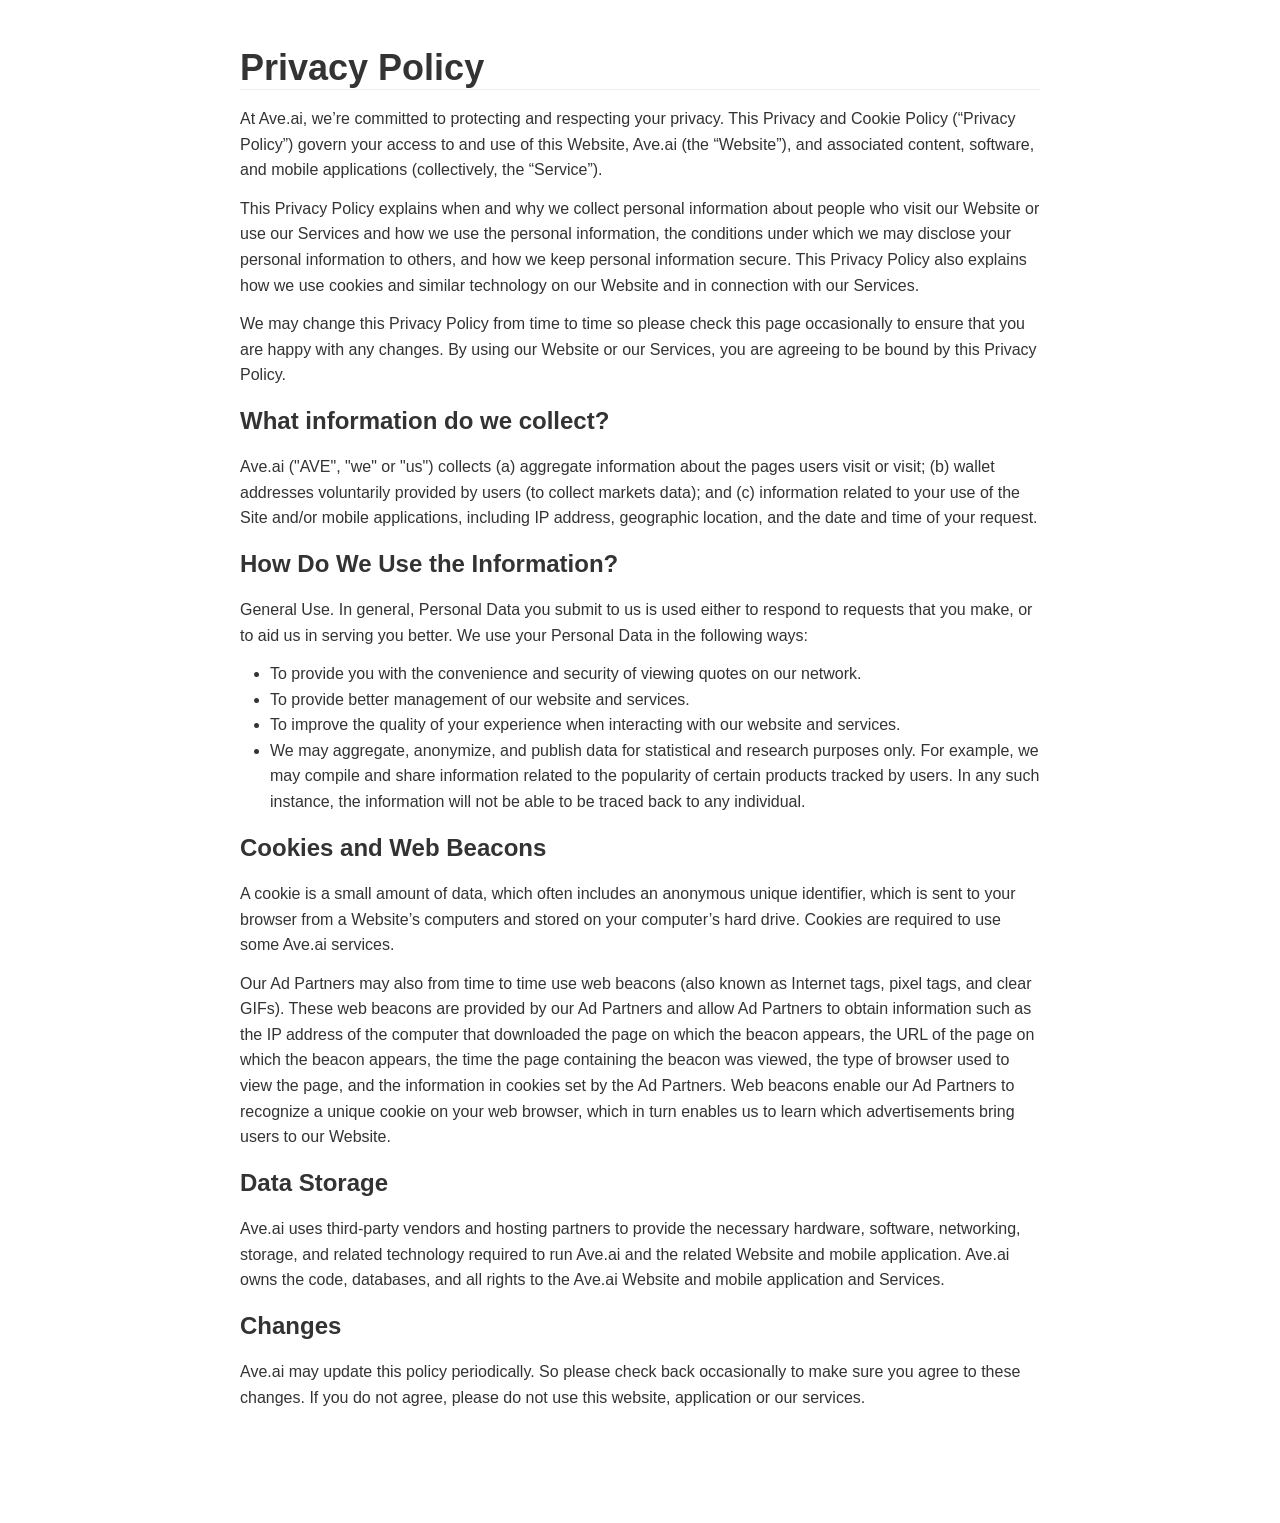
<file: privacy.html>
<!doctype html>
<html>
<head>
<meta charset='UTF-8'><meta name='viewport' content='width=device-width initial-scale=1'>
<link rel="icon" href="favicon.ico" />
<link rel="shortcut icon" href="favicon.ico" />
<title>Privacy Policy | Ave.ai</title>
<style>
  /* cyrillic-ext */
@font-face {
  font-family: 'Open Sans';
  font-style: italic;
  font-weight: 400;
  font-stretch: 100%;
  src: url(https://gstatic.loli.net/s/opensans/v27/memtYaGs126MiZpBA-UFUIcVXSCEkx2cmqvXlWqWtE6FxZCJgvAQ.woff2) format('woff2');
  unicode-range: U+0460-052F, U+1C80-1C88, U+20B4, U+2DE0-2DFF, U+A640-A69F, U+FE2E-FE2F;
}
/* cyrillic */
@font-face {
  font-family: 'Open Sans';
  font-style: italic;
  font-weight: 400;
  font-stretch: 100%;
  src: url(https://gstatic.loli.net/s/opensans/v27/memtYaGs126MiZpBA-UFUIcVXSCEkx2cmqvXlWqWvU6FxZCJgvAQ.woff2) format('woff2');
  unicode-range: U+0400-045F, U+0490-0491, U+04B0-04B1, U+2116;
}
/* greek-ext */
@font-face {
  font-family: 'Open Sans';
  font-style: italic;
  font-weight: 400;
  font-stretch: 100%;
  src: url(https://gstatic.loli.net/s/opensans/v27/memtYaGs126MiZpBA-UFUIcVXSCEkx2cmqvXlWqWtU6FxZCJgvAQ.woff2) format('woff2');
  unicode-range: U+1F00-1FFF;
}
/* greek */
@font-face {
  font-family: 'Open Sans';
  font-style: italic;
  font-weight: 400;
  font-stretch: 100%;
  src: url(https://gstatic.loli.net/s/opensans/v27/memtYaGs126MiZpBA-UFUIcVXSCEkx2cmqvXlWqWuk6FxZCJgvAQ.woff2) format('woff2');
  unicode-range: U+0370-03FF;
}
/* hebrew */
@font-face {
  font-family: 'Open Sans';
  font-style: italic;
  font-weight: 400;
  font-stretch: 100%;
  src: url(https://gstatic.loli.net/s/opensans/v27/memtYaGs126MiZpBA-UFUIcVXSCEkx2cmqvXlWqWu06FxZCJgvAQ.woff2) format('woff2');
  unicode-range: U+0590-05FF, U+20AA, U+25CC, U+FB1D-FB4F;
}
/* vietnamese */
@font-face {
  font-family: 'Open Sans';
  font-style: italic;
  font-weight: 400;
  font-stretch: 100%;
  src: url(https://gstatic.loli.net/s/opensans/v27/memtYaGs126MiZpBA-UFUIcVXSCEkx2cmqvXlWqWtk6FxZCJgvAQ.woff2) format('woff2');
  unicode-range: U+0102-0103, U+0110-0111, U+0128-0129, U+0168-0169, U+01A0-01A1, U+01AF-01B0, U+1EA0-1EF9, U+20AB;
}
/* latin-ext */
@font-face {
  font-family: 'Open Sans';
  font-style: italic;
  font-weight: 400;
  font-stretch: 100%;
  src: url(https://gstatic.loli.net/s/opensans/v27/memtYaGs126MiZpBA-UFUIcVXSCEkx2cmqvXlWqWt06FxZCJgvAQ.woff2) format('woff2');
  unicode-range: U+0100-024F, U+0259, U+1E00-1EFF, U+2020, U+20A0-20AB, U+20AD-20CF, U+2113, U+2C60-2C7F, U+A720-A7FF;
}
/* latin */
@font-face {
  font-family: 'Open Sans';
  font-style: italic;
  font-weight: 400;
  font-stretch: 100%;
  src: url(https://gstatic.loli.net/s/opensans/v27/memtYaGs126MiZpBA-UFUIcVXSCEkx2cmqvXlWqWuU6FxZCJgg.woff2) format('woff2');
  unicode-range: U+0000-00FF, U+0131, U+0152-0153, U+02BB-02BC, U+02C6, U+02DA, U+02DC, U+2000-206F, U+2074, U+20AC, U+2122, U+2191, U+2193, U+2212, U+2215, U+FEFF, U+FFFD;
}
/* cyrillic-ext */
@font-face {
  font-family: 'Open Sans';
  font-style: italic;
  font-weight: 700;
  font-stretch: 100%;
  src: url(https://gstatic.loli.net/s/opensans/v27/memtYaGs126MiZpBA-UFUIcVXSCEkx2cmqvXlWqWtE6FxZCJgvAQ.woff2) format('woff2');
  unicode-range: U+0460-052F, U+1C80-1C88, U+20B4, U+2DE0-2DFF, U+A640-A69F, U+FE2E-FE2F;
}
/* cyrillic */
@font-face {
  font-family: 'Open Sans';
  font-style: italic;
  font-weight: 700;
  font-stretch: 100%;
  src: url(https://gstatic.loli.net/s/opensans/v27/memtYaGs126MiZpBA-UFUIcVXSCEkx2cmqvXlWqWvU6FxZCJgvAQ.woff2) format('woff2');
  unicode-range: U+0400-045F, U+0490-0491, U+04B0-04B1, U+2116;
}
/* greek-ext */
@font-face {
  font-family: 'Open Sans';
  font-style: italic;
  font-weight: 700;
  font-stretch: 100%;
  src: url(https://gstatic.loli.net/s/opensans/v27/memtYaGs126MiZpBA-UFUIcVXSCEkx2cmqvXlWqWtU6FxZCJgvAQ.woff2) format('woff2');
  unicode-range: U+1F00-1FFF;
}
/* greek */
@font-face {
  font-family: 'Open Sans';
  font-style: italic;
  font-weight: 700;
  font-stretch: 100%;
  src: url(https://gstatic.loli.net/s/opensans/v27/memtYaGs126MiZpBA-UFUIcVXSCEkx2cmqvXlWqWuk6FxZCJgvAQ.woff2) format('woff2');
  unicode-range: U+0370-03FF;
}
/* hebrew */
@font-face {
  font-family: 'Open Sans';
  font-style: italic;
  font-weight: 700;
  font-stretch: 100%;
  src: url(https://gstatic.loli.net/s/opensans/v27/memtYaGs126MiZpBA-UFUIcVXSCEkx2cmqvXlWqWu06FxZCJgvAQ.woff2) format('woff2');
  unicode-range: U+0590-05FF, U+20AA, U+25CC, U+FB1D-FB4F;
}
/* vietnamese */
@font-face {
  font-family: 'Open Sans';
  font-style: italic;
  font-weight: 700;
  font-stretch: 100%;
  src: url(https://gstatic.loli.net/s/opensans/v27/memtYaGs126MiZpBA-UFUIcVXSCEkx2cmqvXlWqWtk6FxZCJgvAQ.woff2) format('woff2');
  unicode-range: U+0102-0103, U+0110-0111, U+0128-0129, U+0168-0169, U+01A0-01A1, U+01AF-01B0, U+1EA0-1EF9, U+20AB;
}
/* latin-ext */
@font-face {
  font-family: 'Open Sans';
  font-style: italic;
  font-weight: 700;
  font-stretch: 100%;
  src: url(https://gstatic.loli.net/s/opensans/v27/memtYaGs126MiZpBA-UFUIcVXSCEkx2cmqvXlWqWt06FxZCJgvAQ.woff2) format('woff2');
  unicode-range: U+0100-024F, U+0259, U+1E00-1EFF, U+2020, U+20A0-20AB, U+20AD-20CF, U+2113, U+2C60-2C7F, U+A720-A7FF;
}
/* latin */
@font-face {
  font-family: 'Open Sans';
  font-style: italic;
  font-weight: 700;
  font-stretch: 100%;
  src: url(https://gstatic.loli.net/s/opensans/v27/memtYaGs126MiZpBA-UFUIcVXSCEkx2cmqvXlWqWuU6FxZCJgg.woff2) format('woff2');
  unicode-range: U+0000-00FF, U+0131, U+0152-0153, U+02BB-02BC, U+02C6, U+02DA, U+02DC, U+2000-206F, U+2074, U+20AC, U+2122, U+2191, U+2193, U+2212, U+2215, U+FEFF, U+FFFD;
}
/* cyrillic-ext */
@font-face {
  font-family: 'Open Sans';
  font-style: normal;
  font-weight: 400;
  font-stretch: 100%;
  src: url(https://gstatic.loli.net/s/opensans/v27/memvYaGs126MiZpBA-UvWbX2vVnXBbObj2OVTSKmu0SC55K5gw.woff2) format('woff2');
  unicode-range: U+0460-052F, U+1C80-1C88, U+20B4, U+2DE0-2DFF, U+A640-A69F, U+FE2E-FE2F;
}
/* cyrillic */
@font-face {
  font-family: 'Open Sans';
  font-style: normal;
  font-weight: 400;
  font-stretch: 100%;
  src: url(https://gstatic.loli.net/s/opensans/v27/memvYaGs126MiZpBA-UvWbX2vVnXBbObj2OVTSumu0SC55K5gw.woff2) format('woff2');
  unicode-range: U+0400-045F, U+0490-0491, U+04B0-04B1, U+2116;
}
/* greek-ext */
@font-face {
  font-family: 'Open Sans';
  font-style: normal;
  font-weight: 400;
  font-stretch: 100%;
  src: url(https://gstatic.loli.net/s/opensans/v27/memvYaGs126MiZpBA-UvWbX2vVnXBbObj2OVTSOmu0SC55K5gw.woff2) format('woff2');
  unicode-range: U+1F00-1FFF;
}
/* greek */
@font-face {
  font-family: 'Open Sans';
  font-style: normal;
  font-weight: 400;
  font-stretch: 100%;
  src: url(https://gstatic.loli.net/s/opensans/v27/memvYaGs126MiZpBA-UvWbX2vVnXBbObj2OVTSymu0SC55K5gw.woff2) format('woff2');
  unicode-range: U+0370-03FF;
}
/* hebrew */
@font-face {
  font-family: 'Open Sans';
  font-style: normal;
  font-weight: 400;
  font-stretch: 100%;
  src: url(https://gstatic.loli.net/s/opensans/v27/memvYaGs126MiZpBA-UvWbX2vVnXBbObj2OVTS2mu0SC55K5gw.woff2) format('woff2');
  unicode-range: U+0590-05FF, U+20AA, U+25CC, U+FB1D-FB4F;
}
/* vietnamese */
@font-face {
  font-family: 'Open Sans';
  font-style: normal;
  font-weight: 400;
  font-stretch: 100%;
  src: url(https://gstatic.loli.net/s/opensans/v27/memvYaGs126MiZpBA-UvWbX2vVnXBbObj2OVTSCmu0SC55K5gw.woff2) format('woff2');
  unicode-range: U+0102-0103, U+0110-0111, U+0128-0129, U+0168-0169, U+01A0-01A1, U+01AF-01B0, U+1EA0-1EF9, U+20AB;
}
/* latin-ext */
@font-face {
  font-family: 'Open Sans';
  font-style: normal;
  font-weight: 400;
  font-stretch: 100%;
  src: url(https://gstatic.loli.net/s/opensans/v27/memvYaGs126MiZpBA-UvWbX2vVnXBbObj2OVTSGmu0SC55K5gw.woff2) format('woff2');
  unicode-range: U+0100-024F, U+0259, U+1E00-1EFF, U+2020, U+20A0-20AB, U+20AD-20CF, U+2113, U+2C60-2C7F, U+A720-A7FF;
}
/* latin */
@font-face {
  font-family: 'Open Sans';
  font-style: normal;
  font-weight: 400;
  font-stretch: 100%;
  src: url(https://gstatic.loli.net/s/opensans/v27/memvYaGs126MiZpBA-UvWbX2vVnXBbObj2OVTS-mu0SC55I.woff2) format('woff2');
  unicode-range: U+0000-00FF, U+0131, U+0152-0153, U+02BB-02BC, U+02C6, U+02DA, U+02DC, U+2000-206F, U+2074, U+20AC, U+2122, U+2191, U+2193, U+2212, U+2215, U+FEFF, U+FFFD;
}
/* cyrillic-ext */
@font-face {
  font-family: 'Open Sans';
  font-style: normal;
  font-weight: 700;
  font-stretch: 100%;
  src: url(https://gstatic.loli.net/s/opensans/v27/memvYaGs126MiZpBA-UvWbX2vVnXBbObj2OVTSKmu0SC55K5gw.woff2) format('woff2');
  unicode-range: U+0460-052F, U+1C80-1C88, U+20B4, U+2DE0-2DFF, U+A640-A69F, U+FE2E-FE2F;
}
/* cyrillic */
@font-face {
  font-family: 'Open Sans';
  font-style: normal;
  font-weight: 700;
  font-stretch: 100%;
  src: url(https://gstatic.loli.net/s/opensans/v27/memvYaGs126MiZpBA-UvWbX2vVnXBbObj2OVTSumu0SC55K5gw.woff2) format('woff2');
  unicode-range: U+0400-045F, U+0490-0491, U+04B0-04B1, U+2116;
}
/* greek-ext */
@font-face {
  font-family: 'Open Sans';
  font-style: normal;
  font-weight: 700;
  font-stretch: 100%;
  src: url(https://gstatic.loli.net/s/opensans/v27/memvYaGs126MiZpBA-UvWbX2vVnXBbObj2OVTSOmu0SC55K5gw.woff2) format('woff2');
  unicode-range: U+1F00-1FFF;
}
/* greek */
@font-face {
  font-family: 'Open Sans';
  font-style: normal;
  font-weight: 700;
  font-stretch: 100%;
  src: url(https://gstatic.loli.net/s/opensans/v27/memvYaGs126MiZpBA-UvWbX2vVnXBbObj2OVTSymu0SC55K5gw.woff2) format('woff2');
  unicode-range: U+0370-03FF;
}
/* hebrew */
@font-face {
  font-family: 'Open Sans';
  font-style: normal;
  font-weight: 700;
  font-stretch: 100%;
  src: url(https://gstatic.loli.net/s/opensans/v27/memvYaGs126MiZpBA-UvWbX2vVnXBbObj2OVTS2mu0SC55K5gw.woff2) format('woff2');
  unicode-range: U+0590-05FF, U+20AA, U+25CC, U+FB1D-FB4F;
}
/* vietnamese */
@font-face {
  font-family: 'Open Sans';
  font-style: normal;
  font-weight: 700;
  font-stretch: 100%;
  src: url(https://gstatic.loli.net/s/opensans/v27/memvYaGs126MiZpBA-UvWbX2vVnXBbObj2OVTSCmu0SC55K5gw.woff2) format('woff2');
  unicode-range: U+0102-0103, U+0110-0111, U+0128-0129, U+0168-0169, U+01A0-01A1, U+01AF-01B0, U+1EA0-1EF9, U+20AB;
}
/* latin-ext */
@font-face {
  font-family: 'Open Sans';
  font-style: normal;
  font-weight: 700;
  font-stretch: 100%;
  src: url(https://gstatic.loli.net/s/opensans/v27/memvYaGs126MiZpBA-UvWbX2vVnXBbObj2OVTSGmu0SC55K5gw.woff2) format('woff2');
  unicode-range: U+0100-024F, U+0259, U+1E00-1EFF, U+2020, U+20A0-20AB, U+20AD-20CF, U+2113, U+2C60-2C7F, U+A720-A7FF;
}
/* latin */
@font-face {
  font-family: 'Open Sans';
  font-style: normal;
  font-weight: 700;
  font-stretch: 100%;
  src: url(https://gstatic.loli.net/s/opensans/v27/memvYaGs126MiZpBA-UvWbX2vVnXBbObj2OVTS-mu0SC55I.woff2) format('woff2');
  unicode-range: U+0000-00FF, U+0131, U+0152-0153, U+02BB-02BC, U+02C6, U+02DA, U+02DC, U+2000-206F, U+2074, U+20AC, U+2122, U+2191, U+2193, U+2212, U+2215, U+FEFF, U+FFFD;
}
</style>
<style type='text/css'>html {overflow-x: initial !important;}:root { --bg-color: #ffffff; --text-color: #333333; --select-text-bg-color: #B5D6FC; --select-text-font-color: auto; --monospace: "Lucida Console",Consolas,"Courier",monospace; --title-bar-height: 20px; }
.mac-os-11 { --title-bar-height: 28px; }
html { font-size: 14px; background-color: var(--bg-color); color: var(--text-color); font-family: "Helvetica Neue", Helvetica, Arial, sans-serif; -webkit-font-smoothing: antialiased; }
body { margin: 0px; padding: 0px; height: auto; bottom: 0px; top: 0px; left: 0px; right: 0px; font-size: 1rem; line-height: 1.42857143; overflow-x: hidden; background-image: inherit; background-size: inherit; background-attachment: inherit; background-origin: inherit; background-clip: inherit; background-color: inherit; tab-size: 4; background-position: inherit inherit; background-repeat: inherit inherit; }
iframe { margin: auto; }
a.url { word-break: break-all; }
a:active, a:hover { outline: 0px; }
.in-text-selection, ::selection { text-shadow: none; background: var(--select-text-bg-color); color: var(--select-text-font-color); }
#write { margin: 0px auto; height: auto; width: inherit; word-break: normal; word-wrap: break-word; position: relative; white-space: normal; overflow-x: visible; padding-top: 36px; }
#write.first-line-indent p { text-indent: 2em; }
#write.first-line-indent li p, #write.first-line-indent p * { text-indent: 0px; }
#write.first-line-indent li { margin-left: 2em; }
.for-image #write { padding-left: 8px; padding-right: 8px; }
body.typora-export { padding-left: 30px; padding-right: 30px; }
.typora-export .footnote-line, .typora-export li, .typora-export p { white-space: pre-wrap; }
.typora-export .task-list-item input { pointer-events: none; }
@media screen and (max-width: 500px) {
  body.typora-export { padding-left: 0px; padding-right: 0px; }
  #write { padding-left: 20px; padding-right: 20px; }
  .CodeMirror-sizer { margin-left: 0px !important; }
  .CodeMirror-gutters { display: none !important; }
}
#write li > figure:last-child { margin-bottom: 0.5rem; }
#write ol, #write ul { position: relative; }
img { max-width: 100%; vertical-align: middle; image-orientation: from-image; }
button, input, select, textarea { color: inherit; font-family: inherit; font-size: inherit; font-style: inherit; font-variant-caps: inherit; font-weight: inherit; font-stretch: inherit; line-height: inherit; }
input[type="checkbox"], input[type="radio"] { line-height: normal; padding: 0px; }
*, ::after, ::before { box-sizing: border-box; }
#write h1, #write h2, #write h3, #write h4, #write h5, #write h6, #write p, #write pre { width: inherit; }
#write h1, #write h2, #write h3, #write h4, #write h5, #write h6, #write p { position: relative; }
p { line-height: inherit; }
h1, h2, h3, h4, h5, h6 { break-after: avoid-page; break-inside: avoid; orphans: 4; }
p { orphans: 4; }
h1 { font-size: 2rem; }
h2 { font-size: 1.8rem; }
h3 { font-size: 1.6rem; }
h4 { font-size: 1.4rem; }
h5 { font-size: 1.2rem; }
h6 { font-size: 1rem; }
.md-math-block, .md-rawblock, h1, h2, h3, h4, h5, h6, p { margin-top: 1rem; margin-bottom: 1rem; }
.hidden { display: none; }
.md-blockmeta { color: rgb(204, 204, 204); font-weight: 700; font-style: italic; }
a { cursor: pointer; }
sup.md-footnote { padding: 2px 4px; background-color: rgba(238, 238, 238, 0.7); color: rgb(85, 85, 85); border-top-left-radius: 4px; border-top-right-radius: 4px; border-bottom-right-radius: 4px; border-bottom-left-radius: 4px; cursor: pointer; }
sup.md-footnote a, sup.md-footnote a:hover { color: inherit; text-transform: inherit; text-decoration: inherit; }
#write input[type="checkbox"] { cursor: pointer; width: inherit; height: inherit; }
figure { overflow-x: auto; margin: 1.2em 0px; max-width: calc(100% + 16px); padding: 0px; }
figure > table { margin: 0px; }
tr { break-inside: avoid; break-after: auto; }
thead { display: table-header-group; }
table { border-collapse: collapse; border-spacing: 0px; width: 100%; overflow: auto; break-inside: auto; text-align: left; }
table.md-table td { min-width: 32px; }
.CodeMirror-gutters { border-right-width: 0px; background-color: inherit; }
.CodeMirror-linenumber { }
.CodeMirror { text-align: left; }
.CodeMirror-placeholder { opacity: 0.3; }
.CodeMirror pre { padding: 0px 4px; }
.CodeMirror-lines { padding: 0px; }
div.hr:focus { cursor: none; }
#write pre { white-space: pre-wrap; }
#write.fences-no-line-wrapping pre { white-space: pre; }
#write pre.ty-contain-cm { white-space: normal; }
.CodeMirror-gutters { margin-right: 4px; }
.md-fences { font-size: 0.9rem; display: block; break-inside: avoid; text-align: left; overflow: visible; white-space: pre; background-image: inherit; background-size: inherit; background-attachment: inherit; background-origin: inherit; background-clip: inherit; background-color: inherit; position: relative !important; background-position: inherit inherit; background-repeat: inherit inherit; }
.md-fences-adv-panel { width: 100%; margin-top: 10px; text-align: center; padding-top: 0px; padding-bottom: 8px; overflow-x: auto; }
#write .md-fences.mock-cm { white-space: pre-wrap; }
.md-fences.md-fences-with-lineno { padding-left: 0px; }
#write.fences-no-line-wrapping .md-fences.mock-cm { white-space: pre; overflow-x: auto; }
.md-fences.mock-cm.md-fences-with-lineno { padding-left: 8px; }
.CodeMirror-line, twitterwidget { break-inside: avoid; }
.footnotes { opacity: 0.8; font-size: 0.9rem; margin-top: 1em; margin-bottom: 1em; }
.footnotes + .footnotes { margin-top: 0px; }
.md-reset { margin: 0px; padding: 0px; border: 0px; outline: 0px; vertical-align: top; text-decoration: none; text-shadow: none; float: none; position: static; width: auto; height: auto; white-space: nowrap; cursor: inherit; line-height: normal; font-weight: 400; text-align: left; box-sizing: content-box; direction: ltr; background-position: 0px 0px; background-repeat: initial initial; }
li div { padding-top: 0px; }
blockquote { margin: 1rem 0px; }
li .mathjax-block, li p { margin: 0.5rem 0px; }
li blockquote { margin: 1rem 0px; }
li { margin: 0px; position: relative; }
blockquote > :last-child { margin-bottom: 0px; }
blockquote > :first-child, li > :first-child { margin-top: 0px; }
.footnotes-area { color: rgb(136, 136, 136); margin-top: 0.714rem; padding-bottom: 0.143rem; white-space: normal; }
#write .footnote-line { white-space: pre-wrap; }
@media print {
  body, html { border: 1px solid transparent; height: 99%; break-after: avoid; break-before: avoid; font-variant-ligatures: no-common-ligatures; }
  #write { margin-top: 0px; padding-top: 0px; border-color: transparent !important; }
  .typora-export * { -webkit-print-color-adjust: exact; }
  .typora-export #write { break-after: avoid; }
  .typora-export #write::after { height: 0px; }
  .is-mac table { break-inside: avoid; }
  .typora-export-show-outline .typora-export-sidebar { display: none; }
}
.footnote-line { margin-top: 0.714em; font-size: 0.7em; }
a img, img a { cursor: pointer; }
pre.md-meta-block { font-size: 0.8rem; min-height: 0.8rem; white-space: pre-wrap; background-color: rgb(204, 204, 204); display: block; overflow-x: hidden; background-position: initial initial; background-repeat: initial initial; }
p > .md-image:only-child:not(.md-img-error) img, p > img:only-child { display: block; margin: auto; }
#write.first-line-indent p > .md-image:only-child:not(.md-img-error) img { left: -2em; position: relative; }
p > .md-image:only-child { display: inline-block; width: 100%; }
#write .MathJax_Display { margin: 0.8em 0px 0px; }
.md-math-block { width: 100%; }
.md-math-block:not(:empty)::after { display: none; }
.MathJax_ref { fill: currentcolor; }
[contenteditable="true"]:active, [contenteditable="true"]:focus, [contenteditable="false"]:active, [contenteditable="false"]:focus { outline: 0px; box-shadow: none; }
.md-task-list-item { position: relative; list-style-type: none; }
.task-list-item.md-task-list-item { padding-left: 0px; }
.md-task-list-item > input { position: absolute; top: 0px; left: 0px; margin-left: -1.2em; margin-top: calc(1em - 10px); border: none; }
.math { font-size: 1rem; }
.md-toc { min-height: 3.58rem; position: relative; font-size: 0.9rem; border-top-left-radius: 10px; border-top-right-radius: 10px; border-bottom-right-radius: 10px; border-bottom-left-radius: 10px; }
.md-toc-content { position: relative; margin-left: 0px; }
.md-toc-content::after, .md-toc::after { display: none; }
.md-toc-item { display: block; color: rgb(65, 131, 196); }
.md-toc-item a { text-decoration: none; }
.md-toc-inner:hover { text-decoration: underline; }
.md-toc-inner { display: inline-block; cursor: pointer; }
.md-toc-h1 .md-toc-inner { margin-left: 0px; font-weight: 700; }
.md-toc-h2 .md-toc-inner { margin-left: 2em; }
.md-toc-h3 .md-toc-inner { margin-left: 4em; }
.md-toc-h4 .md-toc-inner { margin-left: 6em; }
.md-toc-h5 .md-toc-inner { margin-left: 8em; }
.md-toc-h6 .md-toc-inner { margin-left: 10em; }
@media screen and (max-width: 48em) {
  .md-toc-h3 .md-toc-inner { margin-left: 3.5em; }
  .md-toc-h4 .md-toc-inner { margin-left: 5em; }
  .md-toc-h5 .md-toc-inner { margin-left: 6.5em; }
  .md-toc-h6 .md-toc-inner { margin-left: 8em; }
}
a.md-toc-inner { font-size: inherit; font-style: inherit; font-weight: inherit; line-height: inherit; }
.footnote-line a:not(.reversefootnote) { color: inherit; }
.md-attr { display: none; }
.md-fn-count::after { content: "."; }
code, pre, samp, tt { font-family: var(--monospace); }
kbd { margin: 0px 0.1em; padding: 0.1em 0.6em; font-size: 0.8em; color: rgb(36, 39, 41); background-color: rgb(255, 255, 255); border: 1px solid rgb(173, 179, 185); border-top-left-radius: 3px; border-top-right-radius: 3px; border-bottom-right-radius: 3px; border-bottom-left-radius: 3px; box-shadow: rgba(12, 13, 14, 0.2) 0px 1px 0px, rgb(255, 255, 255) 0px 0px 0px 2px inset; white-space: nowrap; vertical-align: middle; background-position: initial initial; background-repeat: initial initial; }
.md-comment { color: rgb(162, 127, 3); opacity: 0.6; font-family: var(--monospace); }
code { text-align: left; }
a.md-print-anchor { white-space: pre !important; border: none !important; display: inline-block !important; position: absolute !important; width: 1px !important; right: 0px !important; outline: 0px !important; text-shadow: initial !important; background-position: 0px 0px !important; background-repeat: initial initial !important; }
.os-windows.monocolor-emoji .md-emoji { font-family: "Segoe UI Symbol", sans-serif; }
.md-diagram-panel > svg { max-width: 100%; }
[lang="flow"] svg, [lang="mermaid"] svg { max-width: 100%; height: auto; }
[lang="mermaid"] .node text { font-size: 1rem; }
table tr th { border-bottom-width: 0px; }
video { max-width: 100%; display: block; margin: 0px auto; }
iframe { max-width: 100%; width: 100%; border: none; }
.highlight td, .highlight tr { border: 0px; }
mark { background-color: rgb(255, 255, 0); color: rgb(0, 0, 0); background-position: initial initial; background-repeat: initial initial; }
.md-html-inline .md-plain, .md-html-inline strong, mark .md-inline-math, mark strong { color: inherit; }
.md-expand mark .md-meta { opacity: 0.3 !important; }
mark .md-meta { color: rgb(0, 0, 0); }
@media print {
  .typora-export h1, .typora-export h2, .typora-export h3, .typora-export h4, .typora-export h5, .typora-export h6 { break-inside: avoid; }
}
.md-diagram-panel .messageText { stroke: none !important; }
.md-diagram-panel .start-state { fill: var(--node-fill); }
.md-diagram-panel .edgeLabel rect { opacity: 1 !important; }
.md-fences.md-fences-math { font-size: 1em; }
.md-fences-advanced:not(.md-focus) { padding: 0px; white-space: nowrap; border: 0px; }
.md-fences-advanced:not(.md-focus) { background-image: inherit; background-size: inherit; background-attachment: inherit; background-origin: inherit; background-clip: inherit; background-color: inherit; background-position: inherit inherit; background-repeat: inherit inherit; }
.typora-export-show-outline .typora-export-content { max-width: 1440px; margin: auto; display: flex; flex-direction: row; }
.typora-export-sidebar { width: 300px; font-size: 0.8rem; margin-top: 80px; margin-right: 18px; }
.typora-export-show-outline #write { --webkit-flex: 2; flex: 2 1 0%; }
.typora-export-sidebar .outline-content { position: fixed; top: 0px; max-height: 100%; overflow: hidden auto; padding-bottom: 30px; padding-top: 60px; width: 300px; }
@media screen and (max-width: 1024px) {
  .typora-export-sidebar, .typora-export-sidebar .outline-content { width: 240px; }
}
@media screen and (max-width: 800px) {
  .typora-export-sidebar { display: none; }
}
.outline-content li, .outline-content ul { margin-left: 0px; margin-right: 0px; padding-left: 0px; padding-right: 0px; list-style: none; }
.outline-content ul { margin-top: 0px; margin-bottom: 0px; }
.outline-content strong { font-weight: 400; }
.outline-expander { width: 1rem; height: 1.428571429rem; position: relative; display: table-cell; vertical-align: middle; cursor: pointer; padding-left: 4px; }
.outline-expander::before { content: ''; position: relative; font-family: Ionicons; display: inline-block; font-size: 8px; vertical-align: middle; }
.outline-item { padding-top: 3px; padding-bottom: 3px; cursor: pointer; }
.outline-expander:hover::before { content: ''; }
.outline-h1 > .outline-item { padding-left: 0px; }
.outline-h2 > .outline-item { padding-left: 1em; }
.outline-h3 > .outline-item { padding-left: 2em; }
.outline-h4 > .outline-item { padding-left: 3em; }
.outline-h5 > .outline-item { padding-left: 4em; }
.outline-h6 > .outline-item { padding-left: 5em; }
.outline-label { cursor: pointer; display: table-cell; vertical-align: middle; text-decoration: none; color: inherit; }
.outline-label:hover { text-decoration: underline; }
.outline-item:hover { border-color: rgb(245, 245, 245); background-color: var(--item-hover-bg-color); }
.outline-item:hover { margin-left: -28px; margin-right: -28px; border-left-width: 28px; border-left-style: solid; border-left-color: transparent; border-right-width: 28px; border-right-style: solid; border-right-color: transparent; }
.outline-item-single .outline-expander::before, .outline-item-single .outline-expander:hover::before { display: none; }
.outline-item-open > .outline-item > .outline-expander::before { content: ''; }
.outline-children { display: none; }
.info-panel-tab-wrapper { display: none; }
.outline-item-open > .outline-children { display: block; }
.typora-export .outline-item { padding-top: 1px; padding-bottom: 1px; }
.typora-export .outline-item:hover { margin-right: -8px; border-right-width: 8px; border-right-style: solid; border-right-color: transparent; }
.typora-export .outline-expander::before { content: "+"; font-family: inherit; top: -1px; }
.typora-export .outline-expander:hover::before, .typora-export .outline-item-open > .outline-item > .outline-expander::before { content: '−'; }
.typora-export-collapse-outline .outline-children { display: none; }
.typora-export-collapse-outline .outline-item-open > .outline-children, .typora-export-no-collapse-outline .outline-children { display: block; }
.typora-export-no-collapse-outline .outline-expander::before { content: "" !important; }
.typora-export-show-outline .outline-item-active > .outline-item .outline-label { font-weight: 700; }
.md-inline-math-container mjx-container { zoom: 0.95; }


:root {
    --side-bar-bg-color: #fafafa;
    --control-text-color: #777;
}

@include-when-export url(https://fonts.loli.net/css?family=Open+Sans:400italic,700italic,700,400&subset=latin,latin-ext);

/* open-sans-regular - latin-ext_latin */
  /* open-sans-italic - latin-ext_latin */
    /* open-sans-700 - latin-ext_latin */
    /* open-sans-700italic - latin-ext_latin */
  html {
    font-size: 16px;
    -webkit-font-smoothing: antialiased;
}

body {
    font-family: "Open Sans","Clear Sans", "Helvetica Neue", Helvetica, Arial, 'Segoe UI Emoji', sans-serif;
    color: rgb(51, 51, 51);
    line-height: 1.6;
}

#write {
    max-width: 860px;
  	margin: 0 auto;
  	padding: 30px;
    padding-bottom: 100px;
}

@media only screen and (min-width: 1400px) {
	#write {
		max-width: 1024px;
	}
}

@media only screen and (min-width: 1800px) {
	#write {
		max-width: 1200px;
	}
}

#write > ul:first-child,
#write > ol:first-child{
    margin-top: 30px;
}

a {
    color: #4183C4;
}
h1,
h2,
h3,
h4,
h5,
h6 {
    position: relative;
    margin-top: 1rem;
    margin-bottom: 1rem;
    font-weight: bold;
    line-height: 1.4;
    cursor: text;
}
h1:hover a.anchor,
h2:hover a.anchor,
h3:hover a.anchor,
h4:hover a.anchor,
h5:hover a.anchor,
h6:hover a.anchor {
    text-decoration: none;
}
h1 tt,
h1 code {
    font-size: inherit;
}
h2 tt,
h2 code {
    font-size: inherit;
}
h3 tt,
h3 code {
    font-size: inherit;
}
h4 tt,
h4 code {
    font-size: inherit;
}
h5 tt,
h5 code {
    font-size: inherit;
}
h6 tt,
h6 code {
    font-size: inherit;
}
h1 {
    font-size: 2.25em;
    line-height: 1.2;
    border-bottom: 1px solid #eee;
}
h2 {
    font-size: 1.75em;
    line-height: 1.225;
    border-bottom: 1px solid #eee;
}

/*@media print {
    .typora-export h1,
    .typora-export h2 {
        border-bottom: none;
        padding-bottom: initial;
    }

    .typora-export h1::after,
    .typora-export h2::after {
        content: "";
        display: block;
        height: 100px;
        margin-top: -96px;
        border-top: 1px solid #eee;
    }
}*/

h3 {
    font-size: 1.5em;
    line-height: 1.43;
}
h4 {
    font-size: 1.25em;
}
h5 {
    font-size: 1em;
}
h6 {
   font-size: 1em;
    color: #777;
}
p,
blockquote,
ul,
ol,
dl,
table{
    margin: 0.8em 0;
}
li>ol,
li>ul {
    margin: 0 0;
}
hr {
    height: 2px;
    padding: 0;
    margin: 16px 0;
    background-color: #e7e7e7;
    border: 0 none;
    overflow: hidden;
    box-sizing: content-box;
}

li p.first {
    display: inline-block;
}
ul,
ol {
    padding-left: 30px;
}
ul:first-child,
ol:first-child {
    margin-top: 0;
}
ul:last-child,
ol:last-child {
    margin-bottom: 0;
}
blockquote {
    border-left: 4px solid #dfe2e5;
    padding: 0 15px;
    color: #777777;
}
blockquote blockquote {
    padding-right: 0;
}
table {
    padding: 0;
    word-break: initial;
}
table tr {
    border: 1px solid #dfe2e5;
    margin: 0;
    padding: 0;
}
table tr:nth-child(2n),
thead {
    background-color: #f8f8f8;
}
table th {
    font-weight: bold;
    border: 1px solid #dfe2e5;
    border-bottom: 0;
    margin: 0;
    padding: 6px 13px;
}
table td {
    border: 1px solid #dfe2e5;
    margin: 0;
    padding: 6px 13px;
}
table th:first-child,
table td:first-child {
    margin-top: 0;
}
table th:last-child,
table td:last-child {
    margin-bottom: 0;
}

.CodeMirror-lines {
    padding-left: 4px;
}

.code-tooltip {
    box-shadow: 0 1px 1px 0 rgba(0,28,36,.3);
    border-top: 1px solid #eef2f2;
}

.md-fences,
code,
tt {
    border: 1px solid #e7eaed;
    background-color: #f8f8f8;
    border-radius: 3px;
    padding: 0;
    padding: 2px 4px 0px 4px;
    font-size: 0.9em;
}

code {
    background-color: #f3f4f4;
    padding: 0 2px 0 2px;
}

.md-fences {
    margin-bottom: 15px;
    margin-top: 15px;
    padding-top: 8px;
    padding-bottom: 6px;
}


.md-task-list-item > input {
  margin-left: -1.3em;
}

@media print {
    html {
        font-size: 13px;
    }
    table,
    pre {
        page-break-inside: avoid;
    }
    pre {
        word-wrap: break-word;
    }
}

.md-fences {
	background-color: #f8f8f8;
}
#write pre.md-meta-block {
	padding: 1rem;
    font-size: 85%;
    line-height: 1.45;
    background-color: #f7f7f7;
    border: 0;
    border-radius: 3px;
    color: #777777;
    margin-top: 0 !important;
}

.mathjax-block>.code-tooltip {
	bottom: .375rem;
}

.md-mathjax-midline {
    background: #fafafa;
}

#write>h3.md-focus:before{
	left: -1.5625rem;
	top: .375rem;
}
#write>h4.md-focus:before{
	left: -1.5625rem;
	top: .285714286rem;
}
#write>h5.md-focus:before{
	left: -1.5625rem;
	top: .285714286rem;
}
#write>h6.md-focus:before{
	left: -1.5625rem;
	top: .285714286rem;
}
.md-image>.md-meta {
    /*border: 1px solid #ddd;*/
    border-radius: 3px;
    padding: 2px 0px 0px 4px;
    font-size: 0.9em;
    color: inherit;
}

.md-tag {
    color: #a7a7a7;
    opacity: 1;
}

.md-toc {
    margin-top:20px;
    padding-bottom:20px;
}

.sidebar-tabs {
    border-bottom: none;
}

#typora-quick-open {
    border: 1px solid #ddd;
    background-color: #f8f8f8;
}

#typora-quick-open-item {
    background-color: #FAFAFA;
    border-color: #FEFEFE #e5e5e5 #e5e5e5 #eee;
    border-style: solid;
    border-width: 1px;
}

/** focus mode */
.on-focus-mode blockquote {
    border-left-color: rgba(85, 85, 85, 0.12);
}

header, .context-menu, .megamenu-content, footer{
    font-family: "Segoe UI", "Arial", sans-serif;
}

.file-node-content:hover .file-node-icon,
.file-node-content:hover .file-node-open-state{
    visibility: visible;
}

.mac-seamless-mode #typora-sidebar {
    background-color: #fafafa;
    background-color: var(--side-bar-bg-color);
}

.md-lang {
    color: #b4654d;
}

/*.html-for-mac {
    --item-hover-bg-color: #E6F0FE;
}*/

#md-notification .btn {
    border: 0;
}

.dropdown-menu .divider {
    border-color: #e5e5e5;
    opacity: 0.4;
}

.ty-preferences .window-content {
    background-color: #fafafa;
}

.ty-preferences .nav-group-item.active {
    color: white;
    background: #999;
}

.menu-item-container a.menu-style-btn {
    background-color: #f5f8fa;
    background-image: linear-gradient( 180deg , hsla(0, 0%, 100%, 0.8), hsla(0, 0%, 100%, 0));
}


 @media print { @page {margin: 0 0 0 0;} body.typora-export {padding-left: 0; padding-right: 0;} #write {padding:0;}}
</style><title>Privacy Policy</title>
</head>
<body class='typora-export'><div class='typora-export-content'>
<div id='write'  class=''><h1 id='privacy-policy'><span>Privacy Policy</span></h1><p><span>At Ave.ai, we’re committed to protecting and respecting your privacy. This Privacy and Cookie Policy (“Privacy Policy”) govern your access to and use of this Website, Ave.ai (the “Website”), and associated content, software, and mobile applications (collectively, the “Service”). </span></p><p><span>This Privacy Policy explains when and why we collect personal information about people who visit our Website or use our Services and how we use the personal information, the conditions under which we may disclose your personal information to others, and how we keep personal information secure. This Privacy Policy also explains how we use cookies and similar technology on our Website and in connection with our Services.</span></p><p><span>We may change this Privacy Policy from time to time so please check this page occasionally to ensure that you are happy with any changes. By using our Website or our Services, you are agreeing to be bound by this Privacy Policy.</span></p><h3 id='what-information-do-we-collect'><span>What information do we collect?</span></h3><p><span>Ave.ai (&quot;AVE&quot;, &quot;we&quot; or &quot;us&quot;) collects (a) aggregate information about the pages users visit or visit; (b) wallet addresses voluntarily provided by users (to collect markets data); and (c) information related to your use of the Site and/or mobile applications, including IP address, geographic location, and the date and time of your request.</span></p><h3 id='how-do-we-use-the-information'><span>How Do We Use the Information?</span></h3><p><span>General Use. In general, Personal Data you submit to us is used either to respond to requests that you make, or to aid us in serving you better. We use your Personal Data in the following ways:</span></p><ul><li><span>To provide you with the convenience and security of viewing quotes on our network.</span></li><li><span>To provide better management of our website and services.</span></li><li><span>To improve the quality of your experience when interacting with our website and services.</span></li><li><span>We may aggregate, anonymize, and publish data for statistical and research purposes only. For example, we may compile and share information related to the popularity of certain products tracked by users. In any such instance, the information will not be able to be traced back to any individual.</span></li></ul><h3 id='cookies-and-web-beacons'><span>Cookies and Web Beacons</span></h3><p><span>A cookie is a small amount of data, which often includes an anonymous unique identifier, which is sent to your browser from a Website’s computers and stored on your computer’s hard drive. Cookies are required to use some Ave.ai services.</span></p><p><span>Our Ad Partners may also from time to time use web beacons (also known as Internet tags, pixel tags, and clear GIFs). These web beacons are provided by our Ad Partners and allow Ad Partners to obtain information such as the IP address of the computer that downloaded the page on which the beacon appears, the URL of the page on which the beacon appears, the time the page containing the beacon was viewed, the type of browser used to view the page, and the information in cookies set by the Ad Partners. Web beacons enable our Ad Partners to recognize a unique cookie on your web browser, which in turn enables us to learn which advertisements bring users to our Website.</span></p><h3 id='data-storage'><span>Data Storage</span></h3><p><span>Ave.ai uses third-party vendors and hosting partners to provide the necessary hardware, software, networking, storage, and related technology required to run Ave.ai and the related Website and mobile application. Ave.ai owns the code, databases, and all rights to the Ave.ai Website and mobile application and Services.</span></p><h3 id='changes'><span>Changes</span></h3><p><span>Ave.ai may update this policy periodically. So please check back occasionally to make sure you agree to these changes. If you do not agree, please do not use this website, application or our services.</span></p></div></div>
</body>
</html>
</file>
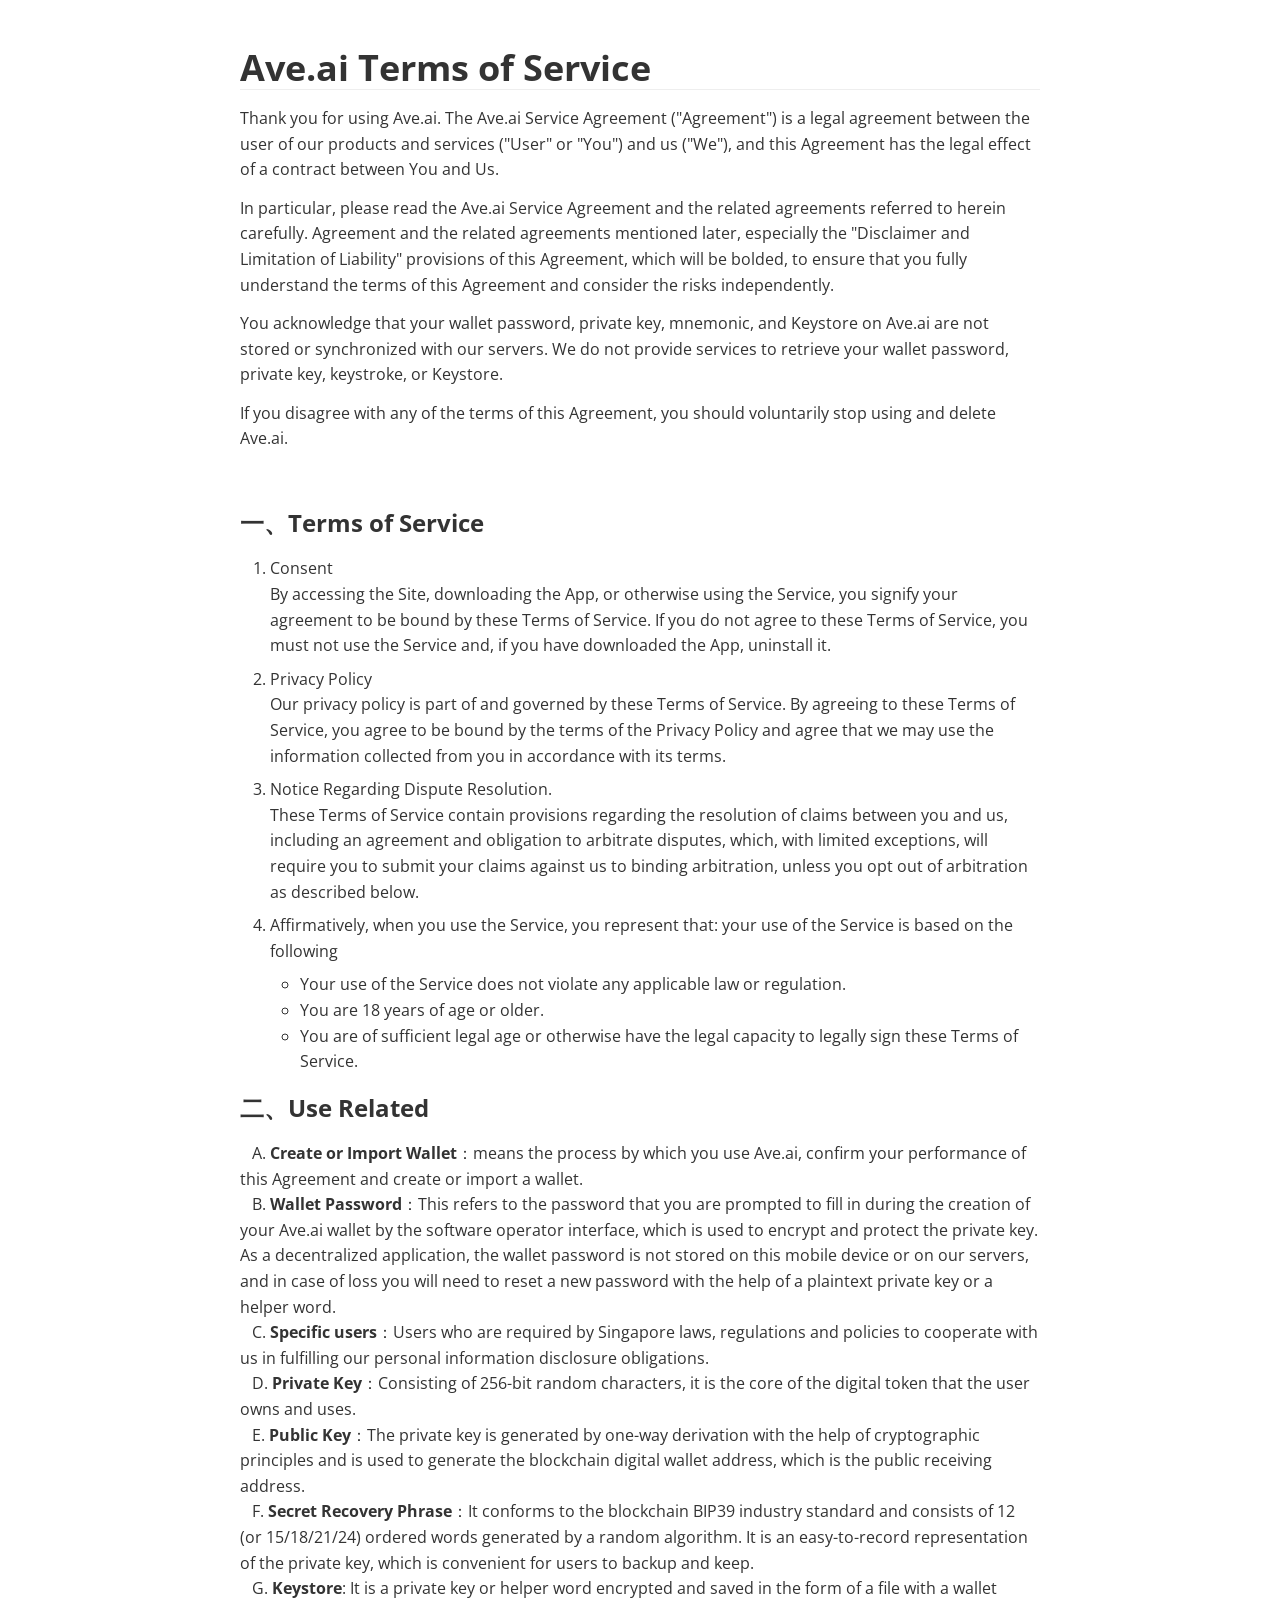
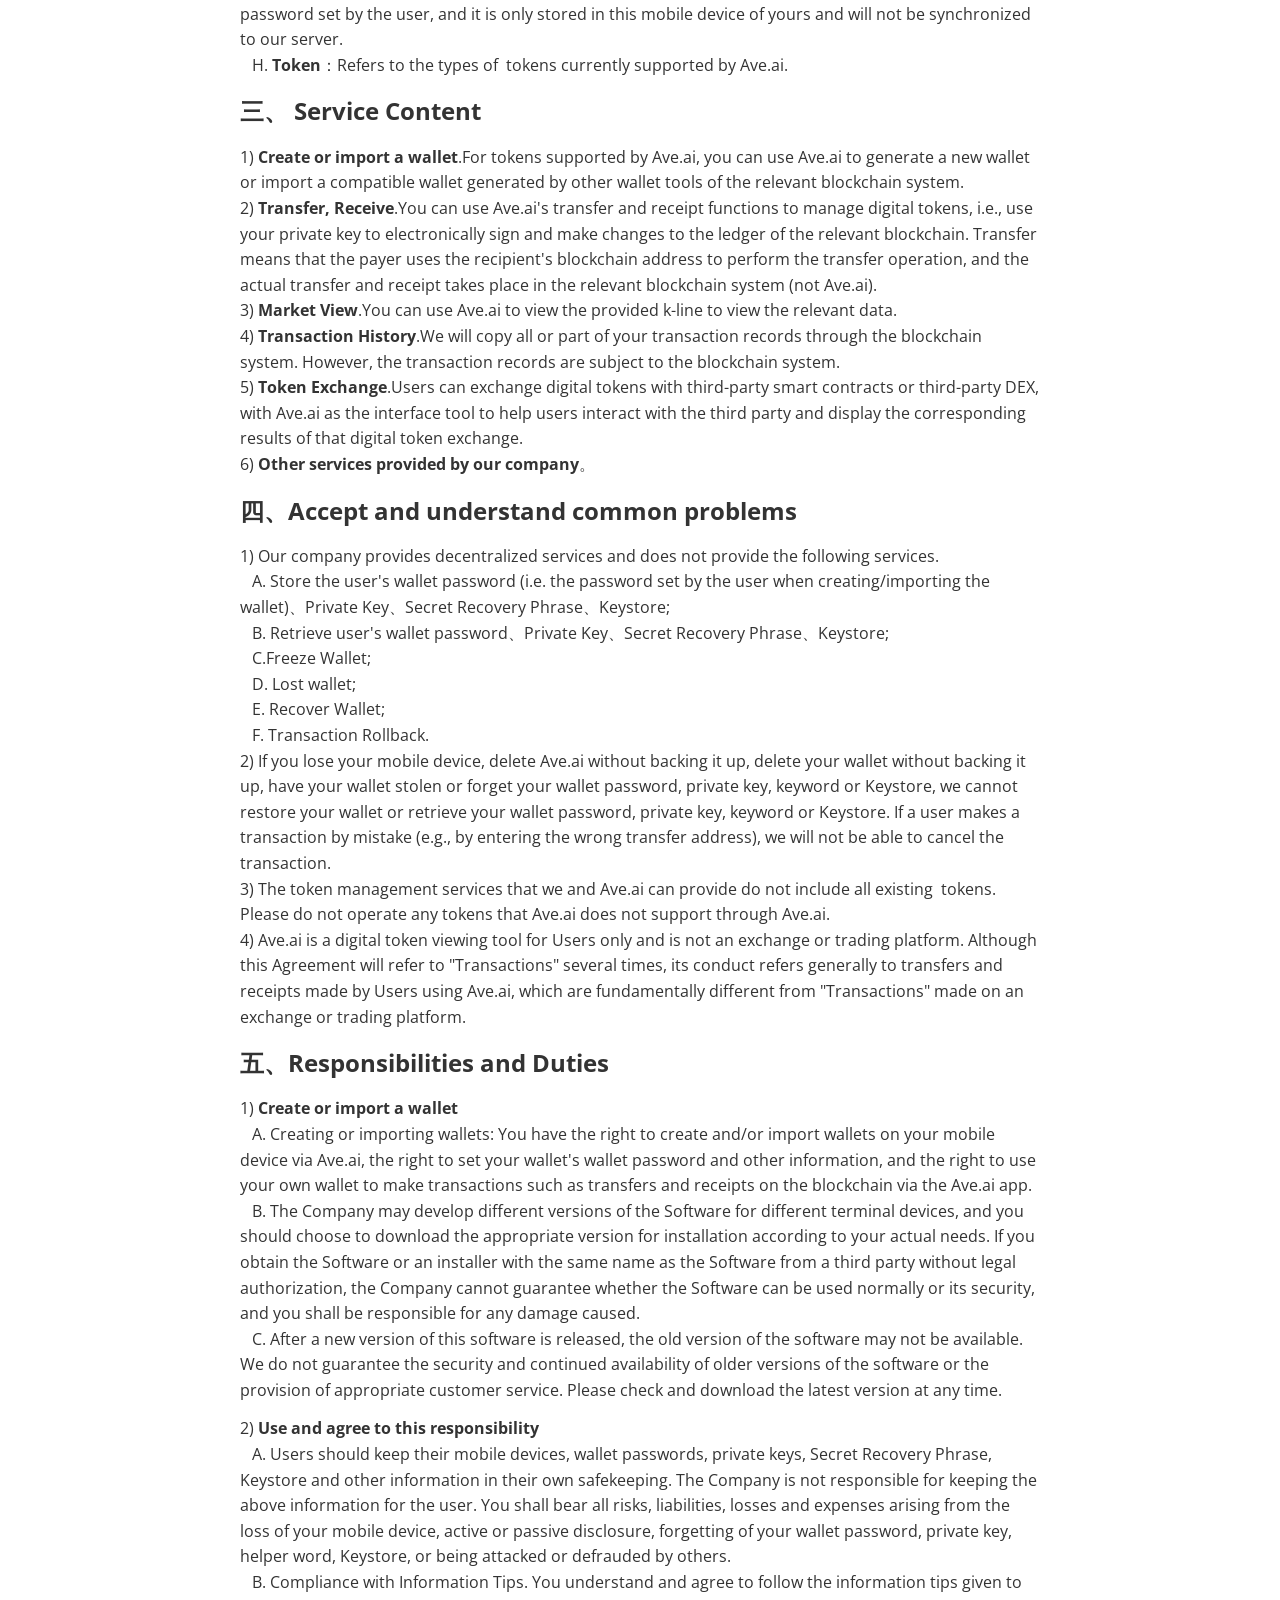
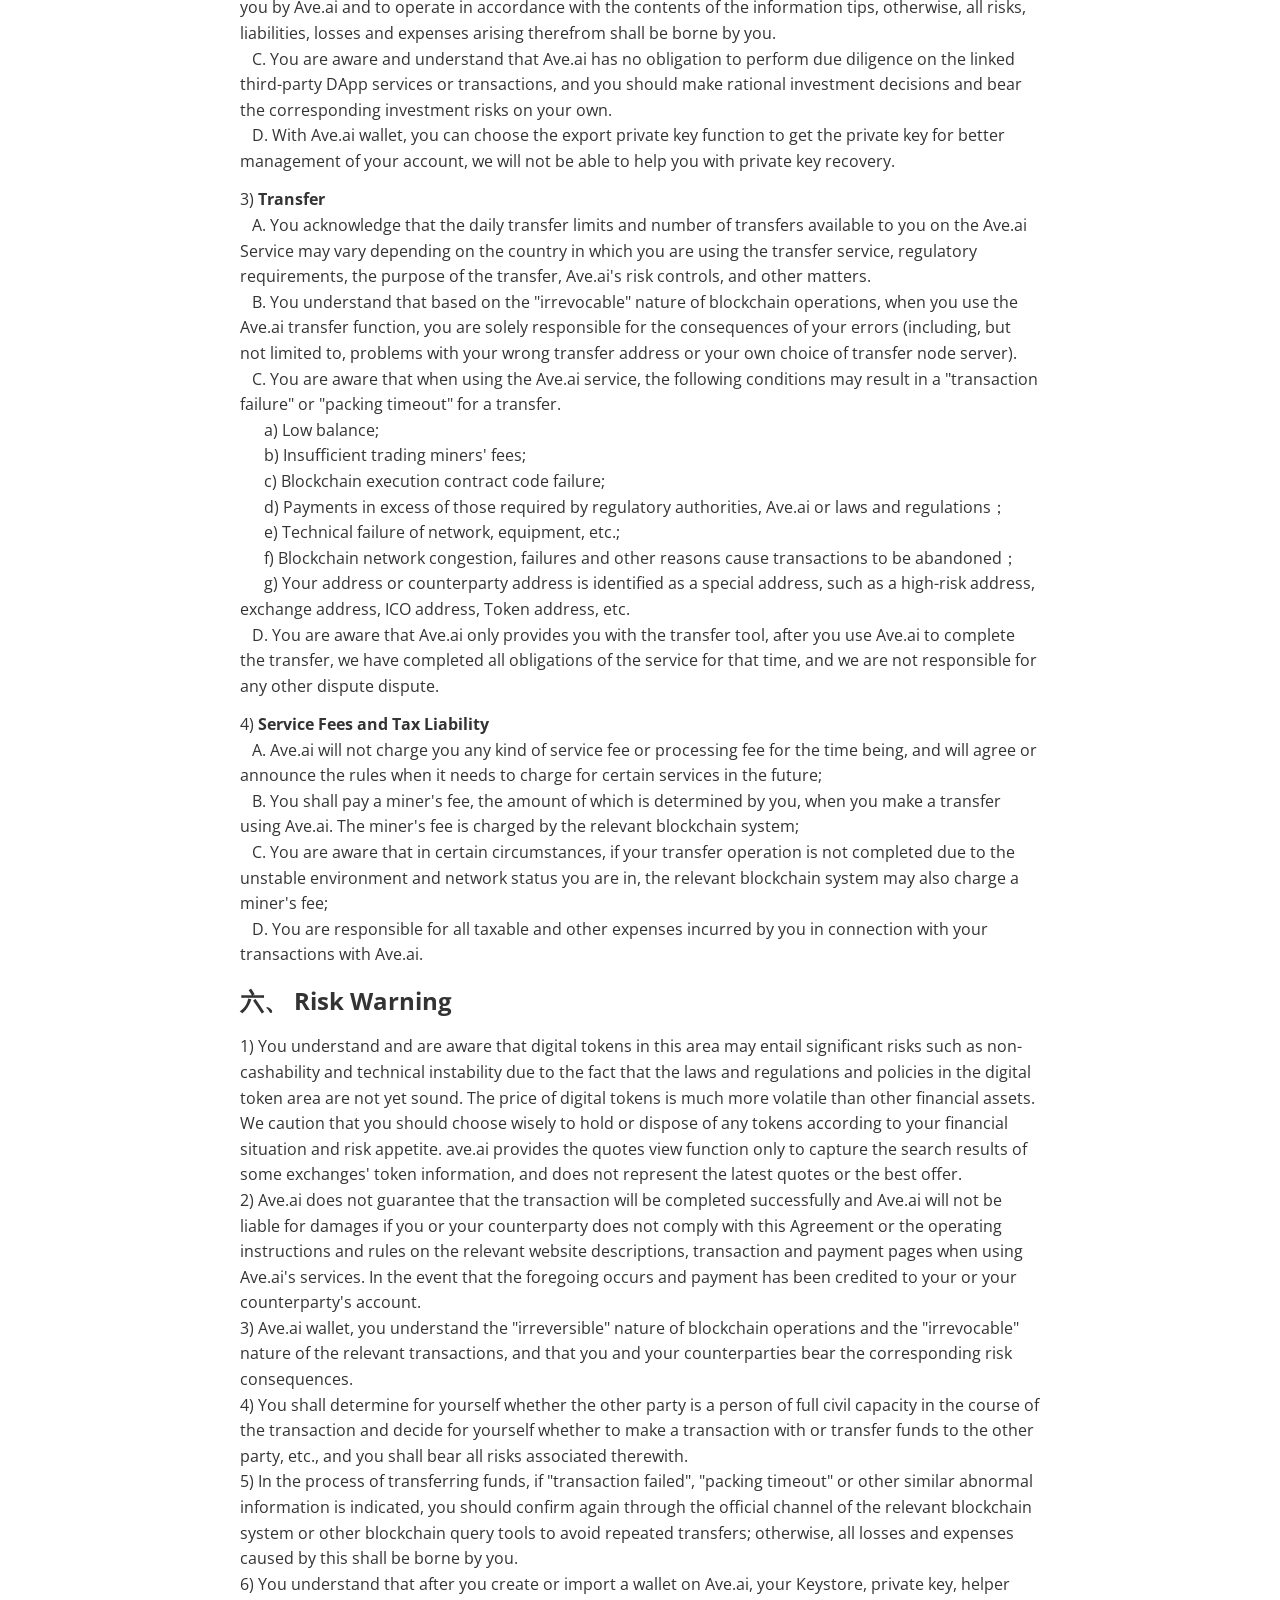
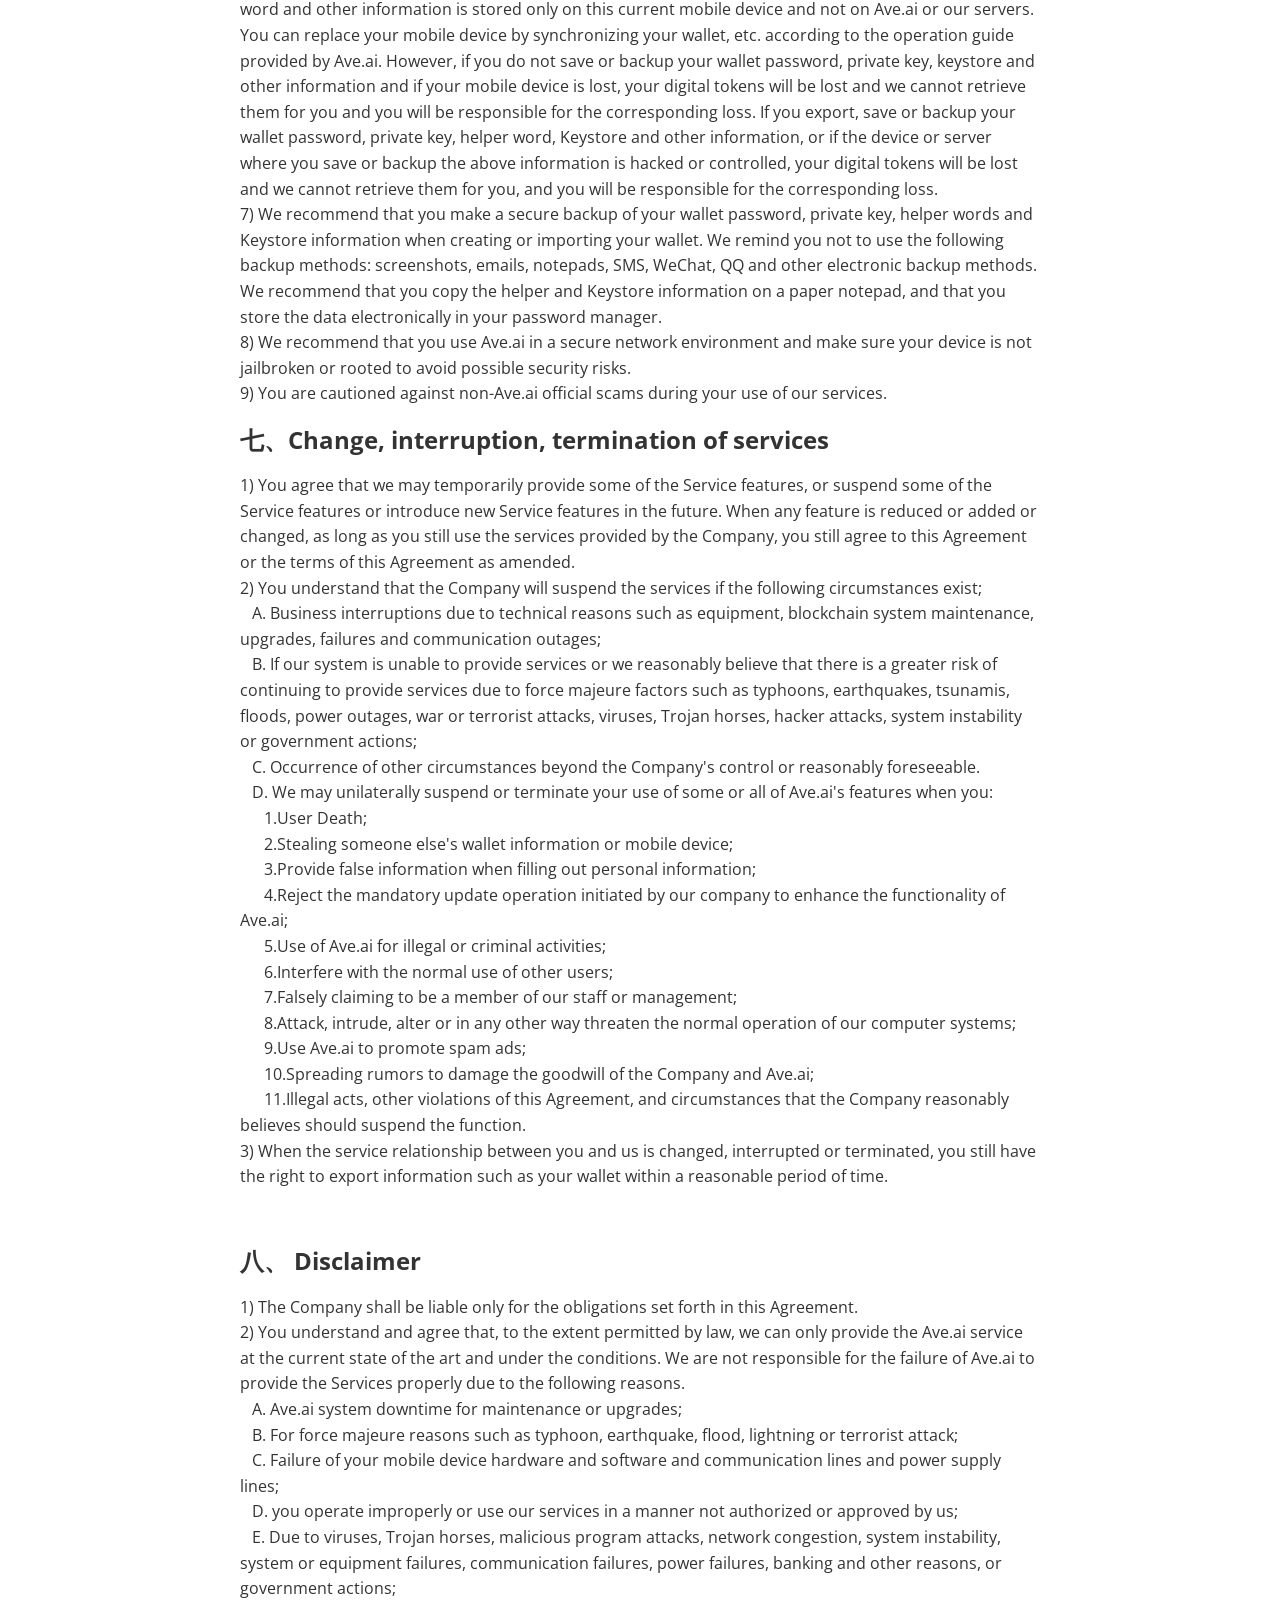
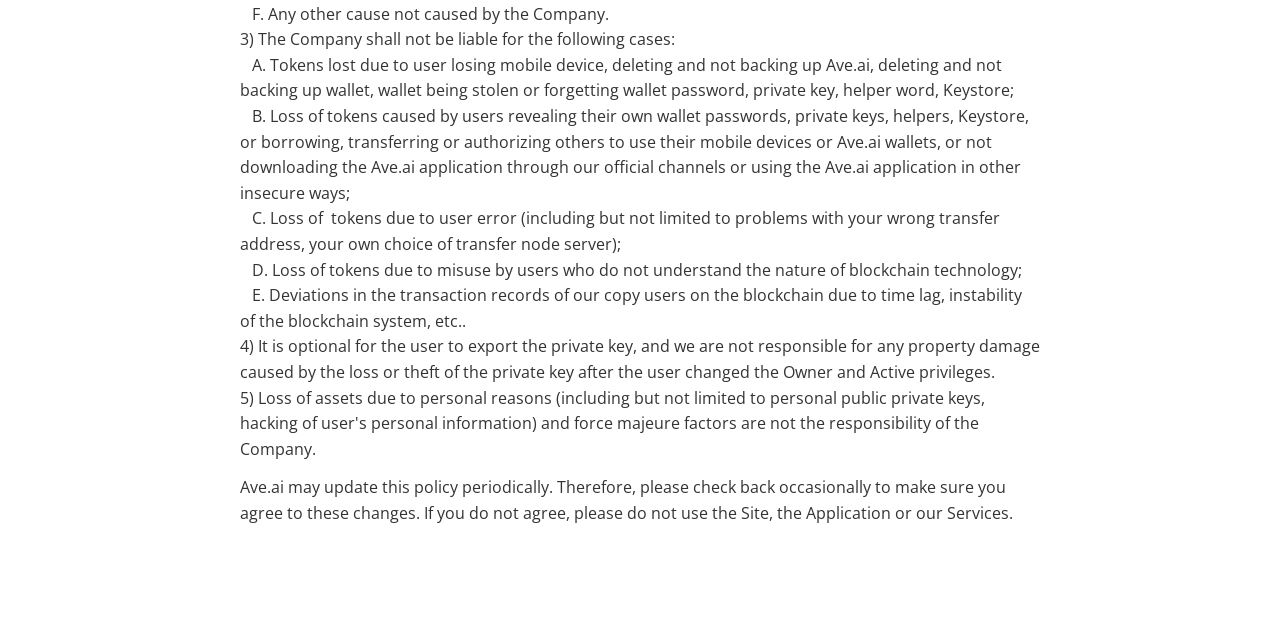
<file: terms-of-service.html>
<!doctype html>
<html>
<head>
<meta charset='UTF-8'><meta name='viewport' content='width=device-width initial-scale=1'>
<title>Ave.ai Terms of Service</title><link href='https://fonts.loli.net/css?family=Open+Sans:400italic,700italic,700,400&subset=latin,latin-ext' rel='stylesheet' type='text/css' /><style type='text/css'>html {overflow-x: initial !important;}:root { --bg-color: #ffffff; --text-color: #333333; --select-text-bg-color: #B5D6FC; --select-text-font-color: auto; --monospace: "Lucida Console",Consolas,"Courier",monospace; --title-bar-height: 20px; }
.mac-os-11 { --title-bar-height: 28px; }
html { font-size: 14px; background-color: var(--bg-color); color: var(--text-color); font-family: "Helvetica Neue", Helvetica, Arial, sans-serif; -webkit-font-smoothing: antialiased; }
body { margin: 0px; padding: 0px; height: auto; bottom: 0px; top: 0px; left: 0px; right: 0px; font-size: 1rem; line-height: 1.42857143; overflow-x: hidden; background-image: inherit; background-size: inherit; background-attachment: inherit; background-origin: inherit; background-clip: inherit; background-color: inherit; tab-size: 4; background-position: inherit inherit; background-repeat: inherit inherit; }
iframe { margin: auto; }
a.url { word-break: break-all; }
a:active, a:hover { outline: 0px; }
.in-text-selection, ::selection { text-shadow: none; background: var(--select-text-bg-color); color: var(--select-text-font-color); }
#write { margin: 0px auto; height: auto; width: inherit; word-break: normal; word-wrap: break-word; position: relative; white-space: normal; overflow-x: visible; padding-top: 36px; }
#write.first-line-indent p { text-indent: 2em; }
#write.first-line-indent li p, #write.first-line-indent p * { text-indent: 0px; }
#write.first-line-indent li { margin-left: 2em; }
.for-image #write { padding-left: 8px; padding-right: 8px; }
body.typora-export { padding-left: 30px; padding-right: 30px; }
.typora-export .footnote-line, .typora-export li, .typora-export p { white-space: pre-wrap; }
.typora-export .task-list-item input { pointer-events: none; }
@media screen and (max-width: 500px) { 
  body.typora-export { padding-left: 0px; padding-right: 0px; }
  #write { padding-left: 20px; padding-right: 20px; }
  .CodeMirror-sizer { margin-left: 0px !important; }
  .CodeMirror-gutters { display: none !important; }
}
#write li > figure:last-child { margin-bottom: 0.5rem; }
#write ol, #write ul { position: relative; }
img { max-width: 100%; vertical-align: middle; image-orientation: from-image; }
button, input, select, textarea { color: inherit; font-family: inherit; font-size: inherit; font-style: inherit; font-variant-caps: inherit; font-weight: inherit; font-stretch: inherit; line-height: inherit; }
input[type="checkbox"], input[type="radio"] { line-height: normal; padding: 0px; }
*, ::after, ::before { box-sizing: border-box; }
#write h1, #write h2, #write h3, #write h4, #write h5, #write h6, #write p, #write pre { width: inherit; }
#write h1, #write h2, #write h3, #write h4, #write h5, #write h6, #write p { position: relative; }
p { line-height: inherit; }
h1, h2, h3, h4, h5, h6 { break-after: avoid-page; break-inside: avoid; orphans: 4; }
p { orphans: 4; }
h1 { font-size: 2rem; }
h2 { font-size: 1.8rem; }
h3 { font-size: 1.6rem; }
h4 { font-size: 1.4rem; }
h5 { font-size: 1.2rem; }
h6 { font-size: 1rem; }
.md-math-block, .md-rawblock, h1, h2, h3, h4, h5, h6, p { margin-top: 1rem; margin-bottom: 1rem; }
.hidden { display: none; }
.md-blockmeta { color: rgb(204, 204, 204); font-weight: 700; font-style: italic; }
a { cursor: pointer; }
sup.md-footnote { padding: 2px 4px; background-color: rgba(238, 238, 238, 0.7); color: rgb(85, 85, 85); border-top-left-radius: 4px; border-top-right-radius: 4px; border-bottom-right-radius: 4px; border-bottom-left-radius: 4px; cursor: pointer; }
sup.md-footnote a, sup.md-footnote a:hover { color: inherit; text-transform: inherit; text-decoration: inherit; }
#write input[type="checkbox"] { cursor: pointer; width: inherit; height: inherit; }
figure { overflow-x: auto; margin: 1.2em 0px; max-width: calc(100% + 16px); padding: 0px; }
figure > table { margin: 0px; }
tr { break-inside: avoid; break-after: auto; }
thead { display: table-header-group; }
table { border-collapse: collapse; border-spacing: 0px; width: 100%; overflow: auto; break-inside: auto; text-align: left; }
table.md-table td { min-width: 32px; }
.CodeMirror-gutters { border-right-width: 0px; background-color: inherit; }
.CodeMirror-linenumber { }
.CodeMirror { text-align: left; }
.CodeMirror-placeholder { opacity: 0.3; }
.CodeMirror pre { padding: 0px 4px; }
.CodeMirror-lines { padding: 0px; }
div.hr:focus { cursor: none; }
#write pre { white-space: pre-wrap; }
#write.fences-no-line-wrapping pre { white-space: pre; }
#write pre.ty-contain-cm { white-space: normal; }
.CodeMirror-gutters { margin-right: 4px; }
.md-fences { font-size: 0.9rem; display: block; break-inside: avoid; text-align: left; overflow: visible; white-space: pre; background-image: inherit; background-size: inherit; background-attachment: inherit; background-origin: inherit; background-clip: inherit; background-color: inherit; position: relative !important; background-position: inherit inherit; background-repeat: inherit inherit; }
.md-diagram-panel { width: 100%; margin-top: 10px; text-align: center; padding-top: 0px; padding-bottom: 8px; overflow-x: auto; }
#write .md-fences.mock-cm { white-space: pre-wrap; }
.md-fences.md-fences-with-lineno { padding-left: 0px; }
#write.fences-no-line-wrapping .md-fences.mock-cm { white-space: pre; overflow-x: auto; }
.md-fences.mock-cm.md-fences-with-lineno { padding-left: 8px; }
.CodeMirror-line, twitterwidget { break-inside: avoid; }
.footnotes { opacity: 0.8; font-size: 0.9rem; margin-top: 1em; margin-bottom: 1em; }
.footnotes + .footnotes { margin-top: 0px; }
.md-reset { margin: 0px; padding: 0px; border: 0px; outline: 0px; vertical-align: top; text-decoration: none; text-shadow: none; float: none; position: static; width: auto; height: auto; white-space: nowrap; cursor: inherit; line-height: normal; font-weight: 400; text-align: left; box-sizing: content-box; direction: ltr; background-position: 0px 0px; background-repeat: initial initial; }
li div { padding-top: 0px; }
blockquote { margin: 1rem 0px; }
li .mathjax-block, li p { margin: 0.5rem 0px; }
li blockquote { margin: 1rem 0px; }
li { margin: 0px; position: relative; }
blockquote > :last-child { margin-bottom: 0px; }
blockquote > :first-child, li > :first-child { margin-top: 0px; }
.footnotes-area { color: rgb(136, 136, 136); margin-top: 0.714rem; padding-bottom: 0.143rem; white-space: normal; }
#write .footnote-line { white-space: pre-wrap; }
@media print { 
  body, html { border: 1px solid transparent; height: 99%; break-after: avoid; break-before: avoid; font-variant-ligatures: no-common-ligatures; }
  #write { margin-top: 0px; padding-top: 0px; border-color: transparent !important; }
  .typora-export * { -webkit-print-color-adjust: exact; }
  .typora-export #write { break-after: avoid; }
  .typora-export #write::after { height: 0px; }
  .is-mac table { break-inside: avoid; }
}
.footnote-line { margin-top: 0.714em; font-size: 0.7em; }
a img, img a { cursor: pointer; }
pre.md-meta-block { font-size: 0.8rem; min-height: 0.8rem; white-space: pre-wrap; background-color: rgb(204, 204, 204); display: block; overflow-x: hidden; background-position: initial initial; background-repeat: initial initial; }
p > .md-image:only-child:not(.md-img-error) img, p > img:only-child { display: block; margin: auto; }
#write.first-line-indent p > .md-image:only-child:not(.md-img-error) img { left: -2em; position: relative; }
p > .md-image:only-child { display: inline-block; width: 100%; }
#write .MathJax_Display { margin: 0.8em 0px 0px; }
.md-math-block { width: 100%; }
.md-math-block:not(:empty)::after { display: none; }
.MathJax_ref { fill: currentcolor; }
[contenteditable="true"]:active, [contenteditable="true"]:focus, [contenteditable="false"]:active, [contenteditable="false"]:focus { outline: 0px; box-shadow: none; }
.md-task-list-item { position: relative; list-style-type: none; }
.task-list-item.md-task-list-item { padding-left: 0px; }
.md-task-list-item > input { position: absolute; top: 0px; left: 0px; margin-left: -1.2em; margin-top: calc(1em - 10px); border: none; }
.math { font-size: 1rem; }
.md-toc { min-height: 3.58rem; position: relative; font-size: 0.9rem; border-top-left-radius: 10px; border-top-right-radius: 10px; border-bottom-right-radius: 10px; border-bottom-left-radius: 10px; }
.md-toc-content { position: relative; margin-left: 0px; }
.md-toc-content::after, .md-toc::after { display: none; }
.md-toc-item { display: block; color: rgb(65, 131, 196); }
.md-toc-item a { text-decoration: none; }
.md-toc-inner:hover { text-decoration: underline; }
.md-toc-inner { display: inline-block; cursor: pointer; }
.md-toc-h1 .md-toc-inner { margin-left: 0px; font-weight: 700; }
.md-toc-h2 .md-toc-inner { margin-left: 2em; }
.md-toc-h3 .md-toc-inner { margin-left: 4em; }
.md-toc-h4 .md-toc-inner { margin-left: 6em; }
.md-toc-h5 .md-toc-inner { margin-left: 8em; }
.md-toc-h6 .md-toc-inner { margin-left: 10em; }
@media screen and (max-width: 48em) { 
  .md-toc-h3 .md-toc-inner { margin-left: 3.5em; }
  .md-toc-h4 .md-toc-inner { margin-left: 5em; }
  .md-toc-h5 .md-toc-inner { margin-left: 6.5em; }
  .md-toc-h6 .md-toc-inner { margin-left: 8em; }
}
a.md-toc-inner { font-size: inherit; font-style: inherit; font-weight: inherit; line-height: inherit; }
.footnote-line a:not(.reversefootnote) { color: inherit; }
.md-attr { display: none; }
.md-fn-count::after { content: "."; }
code, pre, samp, tt { font-family: var(--monospace); }
kbd { margin: 0px 0.1em; padding: 0.1em 0.6em; font-size: 0.8em; color: rgb(36, 39, 41); background-color: rgb(255, 255, 255); border: 1px solid rgb(173, 179, 185); border-top-left-radius: 3px; border-top-right-radius: 3px; border-bottom-right-radius: 3px; border-bottom-left-radius: 3px; box-shadow: rgba(12, 13, 14, 0.2) 0px 1px 0px, rgb(255, 255, 255) 0px 0px 0px 2px inset; white-space: nowrap; vertical-align: middle; background-position: initial initial; background-repeat: initial initial; }
.md-comment { color: rgb(162, 127, 3); opacity: 0.8; font-family: var(--monospace); }
code { text-align: left; }
a.md-print-anchor { white-space: pre !important; border: none !important; display: inline-block !important; position: absolute !important; width: 1px !important; right: 0px !important; outline: 0px !important; text-shadow: initial !important; background-position: 0px 0px !important; background-repeat: initial initial !important; }
.md-inline-math .MathJax_SVG .noError { display: none !important; }
.html-for-mac .inline-math-svg .MathJax_SVG { vertical-align: 0.2px; }
.md-math-block .MathJax_SVG_Display { text-align: center; margin: 0px; position: relative; text-indent: 0px; max-width: none; max-height: none; min-height: 0px; min-width: 100%; width: auto; overflow-y: hidden; display: block !important; }
.MathJax_SVG_Display, .md-inline-math .MathJax_SVG_Display { width: auto; margin: inherit; display: inline-block !important; }
.MathJax_SVG .MJX-monospace { font-family: var(--monospace); }
.MathJax_SVG .MJX-sans-serif { font-family: sans-serif; }
.MathJax_SVG { display: inline; font-style: normal; font-weight: 400; line-height: normal; zoom: 90%; text-indent: 0px; text-align: left; text-transform: none; letter-spacing: normal; word-spacing: normal; word-wrap: normal; white-space: nowrap; float: none; direction: ltr; max-width: none; max-height: none; min-width: 0px; min-height: 0px; border: 0px; padding: 0px; margin: 0px; }
.MathJax_SVG * { transition: none; }
.MathJax_SVG_Display svg { vertical-align: middle !important; margin-bottom: 0px !important; margin-top: 0px !important; }
.os-windows.monocolor-emoji .md-emoji { font-family: "Segoe UI Symbol", sans-serif; }
.md-diagram-panel > svg { max-width: 100%; }
[lang="flow"] svg, [lang="mermaid"] svg { max-width: 100%; height: auto; }
[lang="mermaid"] .node text { font-size: 1rem; }
table tr th { border-bottom-width: 0px; }
video { max-width: 100%; display: block; margin: 0px auto; }
iframe { max-width: 100%; width: 100%; border: none; }
.highlight td, .highlight tr { border: 0px; }
mark { background-color: rgb(255, 255, 0); color: rgb(0, 0, 0); background-position: initial initial; background-repeat: initial initial; }
.md-html-inline .md-plain, .md-html-inline strong, mark .md-inline-math, mark strong { color: inherit; }
mark .md-meta { color: rgb(0, 0, 0); opacity: 0.3 !important; }
@media print { 
  .typora-export h1, .typora-export h2, .typora-export h3, .typora-export h4, .typora-export h5, .typora-export h6 { break-inside: avoid; }
}
.md-diagram-panel .messageText { stroke: none !important; }
.md-diagram-panel .start-state { fill: var(--node-fill); }
.md-diagram-panel .edgeLabel rect { opacity: 1 !important; }
.md-require-zoom-fix foreignObject { font-size: var(--mermaid-font-zoom); }


:root {
    --side-bar-bg-color: #fafafa;
    --control-text-color: #777;
}

@include-when-export url(https://fonts.loli.net/css?family=Open+Sans:400italic,700italic,700,400&subset=latin,latin-ext);

/* open-sans-regular - latin-ext_latin */
  /* open-sans-italic - latin-ext_latin */
    /* open-sans-700 - latin-ext_latin */
    /* open-sans-700italic - latin-ext_latin */
  html {
    font-size: 16px;
}

body {
    font-family: "Open Sans","Clear Sans", "Helvetica Neue", Helvetica, Arial, sans-serif;
    color: rgb(51, 51, 51);
    line-height: 1.6;
}

#write {
    max-width: 860px;
  	margin: 0 auto;
  	padding: 30px;
    padding-bottom: 100px;
}

@media only screen and (min-width: 1400px) {
	#write {
		max-width: 1024px;
	}
}

@media only screen and (min-width: 1800px) {
	#write {
		max-width: 1200px;
	}
}

#write > ul:first-child,
#write > ol:first-child{
    margin-top: 30px;
}

a {
    color: #4183C4;
}
h1,
h2,
h3,
h4,
h5,
h6 {
    position: relative;
    margin-top: 1rem;
    margin-bottom: 1rem;
    font-weight: bold;
    line-height: 1.4;
    cursor: text;
}
h1:hover a.anchor,
h2:hover a.anchor,
h3:hover a.anchor,
h4:hover a.anchor,
h5:hover a.anchor,
h6:hover a.anchor {
    text-decoration: none;
}
h1 tt,
h1 code {
    font-size: inherit;
}
h2 tt,
h2 code {
    font-size: inherit;
}
h3 tt,
h3 code {
    font-size: inherit;
}
h4 tt,
h4 code {
    font-size: inherit;
}
h5 tt,
h5 code {
    font-size: inherit;
}
h6 tt,
h6 code {
    font-size: inherit;
}
h1 {
    font-size: 2.25em;
    line-height: 1.2;
    border-bottom: 1px solid #eee;
}
h2 {
    font-size: 1.75em;
    line-height: 1.225;
    border-bottom: 1px solid #eee;
}

/*@media print {
    .typora-export h1,
    .typora-export h2 {
        border-bottom: none;
        padding-bottom: initial;
    }

    .typora-export h1::after,
    .typora-export h2::after {
        content: "";
        display: block;
        height: 100px;
        margin-top: -96px;
        border-top: 1px solid #eee;
    }
}*/

h3 {
    font-size: 1.5em;
    line-height: 1.43;
}
h4 {
    font-size: 1.25em;
}
h5 {
    font-size: 1em;
}
h6 {
   font-size: 1em;
    color: #777;
}
p,
blockquote,
ul,
ol,
dl,
table{
    margin: 0.8em 0;
}
li>ol,
li>ul {
    margin: 0 0;
}
hr {
    height: 2px;
    padding: 0;
    margin: 16px 0;
    background-color: #e7e7e7;
    border: 0 none;
    overflow: hidden;
    box-sizing: content-box;
}

li p.first {
    display: inline-block;
}
ul,
ol {
    padding-left: 30px;
}
ul:first-child,
ol:first-child {
    margin-top: 0;
}
ul:last-child,
ol:last-child {
    margin-bottom: 0;
}
blockquote {
    border-left: 4px solid #dfe2e5;
    padding: 0 15px;
    color: #777777;
}
blockquote blockquote {
    padding-right: 0;
}
table {
    padding: 0;
    word-break: initial;
}
table tr {
    border-top: 1px solid #dfe2e5;
    margin: 0;
    padding: 0;
}
table tr:nth-child(2n),
thead {
    background-color: #f8f8f8;
}
table th {
    font-weight: bold;
    border: 1px solid #dfe2e5;
    border-bottom: 0;
    margin: 0;
    padding: 6px 13px;
}
table td {
    border: 1px solid #dfe2e5;
    margin: 0;
    padding: 6px 13px;
}
table th:first-child,
table td:first-child {
    margin-top: 0;
}
table th:last-child,
table td:last-child {
    margin-bottom: 0;
}

.CodeMirror-lines {
    padding-left: 4px;
}

.code-tooltip {
    box-shadow: 0 1px 1px 0 rgba(0,28,36,.3);
    border-top: 1px solid #eef2f2;
}

.md-fences,
code,
tt {
    border: 1px solid #e7eaed;
    background-color: #f8f8f8;
    border-radius: 3px;
    padding: 0;
    padding: 2px 4px 0px 4px;
    font-size: 0.9em;
}

code {
    background-color: #f3f4f4;
    padding: 0 2px 0 2px;
}

.md-fences {
    margin-bottom: 15px;
    margin-top: 15px;
    padding-top: 8px;
    padding-bottom: 6px;
}


.md-task-list-item > input {
  margin-left: -1.3em;
}

@media print {
    html {
        font-size: 13px;
    }
    table,
    pre {
        page-break-inside: avoid;
    }
    pre {
        word-wrap: break-word;
    }
}

.md-fences {
	background-color: #f8f8f8;
}
#write pre.md-meta-block {
	padding: 1rem;
    font-size: 85%;
    line-height: 1.45;
    background-color: #f7f7f7;
    border: 0;
    border-radius: 3px;
    color: #777777;
    margin-top: 0 !important;
}

.mathjax-block>.code-tooltip {
	bottom: .375rem;
}

.md-mathjax-midline {
    background: #fafafa;
}

#write>h3.md-focus:before{
	left: -1.5625rem;
	top: .375rem;
}
#write>h4.md-focus:before{
	left: -1.5625rem;
	top: .285714286rem;
}
#write>h5.md-focus:before{
	left: -1.5625rem;
	top: .285714286rem;
}
#write>h6.md-focus:before{
	left: -1.5625rem;
	top: .285714286rem;
}
.md-image>.md-meta {
    /*border: 1px solid #ddd;*/
    border-radius: 3px;
    padding: 2px 0px 0px 4px;
    font-size: 0.9em;
    color: inherit;
}

.md-tag {
    color: #a7a7a7;
    opacity: 1;
}

.md-toc { 
    margin-top:20px;
    padding-bottom:20px;
}

.sidebar-tabs {
    border-bottom: none;
}

#typora-quick-open {
    border: 1px solid #ddd;
    background-color: #f8f8f8;
}

#typora-quick-open-item {
    background-color: #FAFAFA;
    border-color: #FEFEFE #e5e5e5 #e5e5e5 #eee;
    border-style: solid;
    border-width: 1px;
}

/** focus mode */
.on-focus-mode blockquote {
    border-left-color: rgba(85, 85, 85, 0.12);
}

header, .context-menu, .megamenu-content, footer{
    font-family: "Segoe UI", "Arial", sans-serif;
}

.file-node-content:hover .file-node-icon,
.file-node-content:hover .file-node-open-state{
    visibility: visible;
}

.mac-seamless-mode #typora-sidebar {
    background-color: #fafafa;
    background-color: var(--side-bar-bg-color);
}

.md-lang {
    color: #b4654d;
}

.html-for-mac .context-menu {
    --item-hover-bg-color: #E6F0FE;
}

#md-notification .btn {
    border: 0;
}

.dropdown-menu .divider {
    border-color: #e5e5e5;
}

.ty-preferences .window-content {
    background-color: #fafafa;
}

.ty-preferences .nav-group-item.active {
    color: white;
    background: #999;
}

 :root {--mermaid-font-zoom:1em ;} 
</style>
</head>
<body class='typora-export'>
<div id='write'  class=''><h1><a name="aveai-terms-of-service" class="md-header-anchor"></a><span>Ave.ai Terms of Service</span></h1><p><span>Thank you for using Ave.ai. The Ave.ai Service Agreement (&quot;Agreement&quot;) is a legal agreement between the user of our products and services (&quot;User&quot; or &quot;You&quot;) and us (&quot;We&quot;), and this Agreement has the legal effect of a contract between You and Us. </span></p><p><span>In particular, please read the Ave.ai Service Agreement and the related agreements referred to herein carefully. Agreement and the related agreements mentioned later, especially the &quot;Disclaimer and Limitation of Liability&quot; provisions of this Agreement, which will be bolded, to ensure that you fully understand the terms of this Agreement and consider the risks independently.</span></p><p><span>You acknowledge that your wallet password, private key, mnemonic, and Keystore on Ave.ai are not stored or synchronized with our servers. We do not provide services to retrieve your wallet password, private key, keystroke, or Keystore. </span></p><p><span>If you disagree with any of the terms of this Agreement, you should voluntarily stop using and delete Ave.ai.</span></p><p>&nbsp;</p><h3><a name="一terms-of-service" class="md-header-anchor"></a><span>一、Terms of Service</span></h3><ol start='' ><li><p><span>Consent</span>
<span>By accessing the Site, downloading the App, or otherwise using the Service, you signify your agreement to be bound by these Terms of Service. If you do not agree to these Terms of Service, you must not use the Service and, if you have downloaded the App, uninstall it.</span></p></li><li><p><span>Privacy Policy</span>
<span>Our privacy policy is part of and governed by these Terms of Service. By agreeing to these Terms of Service, you agree to be bound by the terms of the Privacy Policy and agree that we may use the information collected from you in accordance with its terms.</span></p></li><li><p><span>Notice Regarding Dispute Resolution.</span>
<span>These Terms of Service contain provisions regarding the resolution of claims between you and us, including an agreement and obligation to arbitrate disputes, which, with limited exceptions, will require you to submit your claims against us to binding arbitration, unless you opt out of arbitration as described below.</span></p></li><li><p><span>Affirmatively, when you use the Service, you represent that: your use of the Service is based on the following</span></p><ul><li><span>Your use of the Service does not violate any applicable law or regulation.</span></li><li><span>You are 18 years of age or older.</span></li><li><span>You are of sufficient legal age or otherwise have the legal capacity to legally sign these Terms of Service.</span></li></ul></li></ol><h3><a name="二use-related" class="md-header-anchor"></a><span>二、Use Related</span></h3><p><span>   A. </span><strong><span>Create or Import Wallet</span></strong><span>：means the process by which you use Ave.ai, confirm your performance of this Agreement and create or import a wallet.</span>
<span>   B. </span><strong><span>Wallet Password</span></strong><span>：This refers to the password that you are prompted to fill in during the creation of your Ave.ai wallet by the software operator interface, which is used to encrypt and protect the private key. As a decentralized application, the wallet password is not stored on this mobile device or on our servers, and in case of loss you will need to reset a new password with the help of a plaintext private key or a helper word.</span>
<span>   C. </span><strong><span>Specific users</span></strong><span>：Users who are required by Singapore laws, regulations and policies to cooperate with us in fulfilling our personal information disclosure obligations.</span>
<span>   D. </span><strong><span>Private Key</span></strong><span>：Consisting of 256-bit random characters, it is the core of the digital token that the user owns and uses.</span>
<span>   E. </span><strong><span>Public Key</span></strong><span>：The private key is generated by one-way derivation with the help of cryptographic principles and is used to generate the blockchain digital wallet address, which is the public receiving address.</span>
<span>   F. </span><strong><span>Secret Recovery Phrase</span></strong><span>：It conforms to the blockchain BIP39 industry standard and consists of 12 (or 15/18/21/24) ordered words generated by a random algorithm. It is an easy-to-record representation of the private key, which is convenient for users to backup and keep.</span>
<span>   G. </span><strong><span>Keystore</span></strong><span>: It is a private key or helper word encrypted and saved in the form of a file with a wallet password set by the user, and it is only stored in this mobile device of yours and will not be synchronized to our server.</span>
<span>   H. </span><strong><span>Token</span></strong><span>：Refers to the types of  tokens currently supported by Ave.ai. </span></p><h3><a name="三-service-content" class="md-header-anchor"></a><span>三、 Service Content</span></h3><p><span>1) </span><strong><span>Create or import a wallet</span></strong><span>.For tokens supported by Ave.ai, you can use Ave.ai to generate a new wallet or import a compatible wallet generated by other wallet tools of the relevant blockchain system.</span>
<span>2) </span><strong><span>Transfer, Receive</span></strong><span>.You can use Ave.ai&#39;s transfer and receipt functions to manage digital tokens, i.e., use your private key to electronically sign and make changes to the ledger of the relevant blockchain. Transfer means that the payer uses the recipient&#39;s blockchain address to perform the transfer operation, and the actual transfer and receipt takes place in the relevant blockchain system (not Ave.ai).</span>
<span>3) </span><strong><span>Market View</span></strong><span>.You can use Ave.ai to view the provided k-line to view the relevant data.</span>
<span>4) </span><strong><span>Transaction History</span></strong><span>.We will copy all or part of your transaction records through the blockchain system. However, the transaction records are subject to the blockchain system.</span>
<span>5) </span><strong><span>Token Exchange</span></strong><span>.Users can exchange digital tokens with third-party smart contracts or third-party DEX, with Ave.ai as the interface tool to help users interact with the third party and display the corresponding results of that digital token exchange.</span>
<span>6) </span><strong><span>Other services provided by our company</span></strong><span>。</span></p><h3><a name="四accept-and-understand-common-problems" class="md-header-anchor"></a><span>四、Accept and understand common problems</span></h3><p><span>1) Our company provides decentralized services and does not provide the following services.</span>
<span>   A. Store the user&#39;s wallet password (i.e. the password set by the user when creating/importing the wallet)、Private Key、Secret Recovery Phrase、Keystore;</span>
<span>   B. Retrieve user&#39;s wallet password、Private Key、Secret Recovery Phrase、Keystore;</span>
<span>   C.Freeze Wallet;</span>
<span>   D. Lost wallet;</span>
<span>   E. Recover Wallet;</span>
<span>   F. Transaction Rollback.</span>
<span>2) If you lose your mobile device, delete Ave.ai without backing it up, delete your wallet without backing it up, have your wallet stolen or forget your wallet password, private key, keyword or Keystore, we cannot restore your wallet or retrieve your wallet password, private key, keyword or Keystore. If a user makes a transaction by mistake (e.g., by entering the wrong transfer address), we will not be able to cancel the transaction.</span>
<span>3) The token management services that we and Ave.ai can provide do not include all existing  tokens. Please do not operate any tokens that Ave.ai does not support through Ave.ai.</span>
<span>4) Ave.ai is a digital token viewing tool for Users only and is not an exchange or trading platform. Although this Agreement will refer to &quot;Transactions&quot; several times, its conduct refers generally to transfers and receipts made by Users using Ave.ai, which are fundamentally different from &quot;Transactions&quot; made on an exchange or trading platform.</span></p><h3><a name="五responsibilities-and-duties" class="md-header-anchor"></a><span>五、Responsibilities and Duties</span></h3><p><span>1) </span><strong><span>Create or import a wallet</span></strong>
<span>   A. Creating or importing wallets: You have the right to create and/or import wallets on your mobile device via Ave.ai, the right to set your wallet&#39;s wallet password and other information, and the right to use your own wallet to make transactions such as transfers and receipts on the blockchain via the Ave.ai app.</span>
<span>   B. The Company may develop different versions of the Software for different terminal devices, and you should choose to download the appropriate version for installation according to your actual needs. If you obtain the Software or an installer with the same name as the Software from a third party without legal authorization, the Company cannot guarantee whether the Software can be used normally or its security, and you shall be responsible for any damage caused.</span>
<span>   C. After a new version of this software is released, the old version of the software may not be available. We do not guarantee the security and continued availability of older versions of the software or the provision of appropriate customer service. Please check and download the latest version at any time.</span></p><p><span>2) </span><strong><span>Use and agree to this responsibility</span></strong>
<span>   A. Users should keep their mobile devices, wallet passwords, private keys, Secret Recovery Phrase, Keystore and other information in their own safekeeping. The Company is not responsible for keeping the above information for the user. You shall bear all risks, liabilities, losses and expenses arising from the loss of your mobile device, active or passive disclosure, forgetting of your wallet password, private key, helper word, Keystore, or being attacked or defrauded by others.</span>
<span>   B. Compliance with Information Tips. You understand and agree to follow the information tips given to you by Ave.ai and to operate in accordance with the contents of the information tips, otherwise, all risks, liabilities, losses and expenses arising therefrom shall be borne by you.</span>
<span>   C. You are aware and understand that Ave.ai has no obligation to perform due diligence on the linked third-party DApp services or transactions, and you should make rational investment decisions and bear the corresponding investment risks on your own.</span>
<span>   D. With Ave.ai wallet, you can choose the export private key function to get the private key for better management of your account, we will not be able to help you with private key recovery.</span></p><p><span>3) </span><strong><span>Transfer</span></strong>
<span>   A. You acknowledge that the daily transfer limits and number of transfers available to you on the Ave.ai Service may vary depending on the country in which you are using the transfer service, regulatory requirements, the purpose of the transfer, Ave.ai&#39;s risk controls, and other matters.</span>
<span>   B. You understand that based on the &quot;irrevocable&quot; nature of blockchain operations, when you use the Ave.ai transfer function, you are solely responsible for the consequences of your errors (including, but not limited to, problems with your wrong transfer address or your own choice of transfer node server).</span>
<span>   C. You are aware that when using the Ave.ai service, the following conditions may result in a &quot;transaction failure&quot; or &quot;packing timeout&quot; for a transfer.</span>
<span>      a) Low balance;</span>
<span>      b) Insufficient trading miners&#39; fees;</span>
<span>      c) Blockchain execution contract code failure;</span>
<span>      d) Payments in excess of those required by regulatory authorities, Ave.ai or laws and regulations；</span>
<span>      e) Technical failure of network, equipment, etc.;</span>
<span>      f) Blockchain network congestion, failures and other reasons cause transactions to be abandoned；</span>
<span>      g) Your address or counterparty address is identified as a special address, such as a high-risk address, exchange address, ICO address, Token address, etc.</span>
<span>   D. You are aware that Ave.ai only provides you with the transfer tool, after you use Ave.ai to complete the transfer, we have completed all obligations of the service for that time, and we are not responsible for any other dispute dispute.</span></p><p><span>4) </span><strong><span>Service Fees and Tax Liability</span></strong>
<span>   A. Ave.ai will not charge you any kind of service fee or processing fee for the time being, and will agree or announce the rules when it needs to charge for certain services in the future;</span>
<span>   B. You shall pay a miner&#39;s fee, the amount of which is determined by you, when you make a transfer using Ave.ai. The miner&#39;s fee is charged by the relevant blockchain system;</span>
<span>   C. You are aware that in certain circumstances, if your transfer operation is not completed due to the unstable environment and network status you are in, the relevant blockchain system may also charge a miner&#39;s fee;</span>
<span>   D. You are responsible for all taxable and other expenses incurred by you in connection with your transactions with Ave.ai.</span></p><h3><a name="六-risk-warning" class="md-header-anchor"></a><span>六、 Risk Warning</span></h3><p><span>1) You understand and are aware that digital tokens in this area may entail significant risks such as non-cashability and technical instability due to the fact that the laws and regulations and policies in the digital token area are not yet sound. The price of digital tokens is much more volatile than other financial assets. We caution that you should choose wisely to hold or dispose of any tokens according to your financial situation and risk appetite. ave.ai provides the quotes view function only to capture the search results of some exchanges&#39; token information, and does not represent the latest quotes or the best offer.</span>
<span>2) Ave.ai does not guarantee that the transaction will be completed successfully and Ave.ai will not be liable for damages if you or your counterparty does not comply with this Agreement or the operating instructions and rules on the relevant website descriptions, transaction and payment pages when using Ave.ai&#39;s services. In the event that the foregoing occurs and payment has been credited to your or your counterparty&#39;s account.</span>
<span>3) Ave.ai wallet, you understand the &quot;irreversible&quot; nature of blockchain operations and the &quot;irrevocable&quot; nature of the relevant transactions, and that you and your counterparties bear the corresponding risk consequences.</span>
<span>4) You shall determine for yourself whether the other party is a person of full civil capacity in the course of the transaction and decide for yourself whether to make a transaction with or transfer funds to the other party, etc., and you shall bear all risks associated therewith.</span>
<span>5) In the process of transferring funds, if &quot;transaction failed&quot;, &quot;packing timeout&quot; or other similar abnormal information is indicated, you should confirm again through the official channel of the relevant blockchain system or other blockchain query tools to avoid repeated transfers; otherwise, all losses and expenses caused by this shall be borne by you.</span>
<span>6) You understand that after you create or import a wallet on Ave.ai, your Keystore, private key, helper word and other information is stored only on this current mobile device and not on Ave.ai or our servers. You can replace your mobile device by synchronizing your wallet, etc. according to the operation guide provided by Ave.ai. However, if you do not save or backup your wallet password, private key, keystore and other information and if your mobile device is lost, your digital tokens will be lost and we cannot retrieve them for you and you will be responsible for the corresponding loss. If you export, save or backup your wallet password, private key, helper word, Keystore and other information, or if the device or server where you save or backup the above information is hacked or controlled, your digital tokens will be lost and we cannot retrieve them for you, and you will be responsible for the corresponding loss.</span>
<span>7) We recommend that you make a secure backup of your wallet password, private key, helper words and Keystore information when creating or importing your wallet. We remind you not to use the following backup methods: screenshots, emails, notepads, SMS, WeChat, QQ and other electronic backup methods. We recommend that you copy the helper and Keystore information on a paper notepad, and that you store the data electronically in your password manager.</span>
<span>8) We recommend that you use Ave.ai in a secure network environment and make sure your device is not jailbroken or rooted to avoid possible security risks.</span>
<span>9) You are cautioned against non-Ave.ai official scams during your use of our services.</span></p><h3><a name="七change-interruption-termination-of-services" class="md-header-anchor"></a><span>七、Change, interruption, termination of services</span></h3><p><span>1) You agree that we may temporarily provide some of the Service features, or suspend some of the Service features or introduce new Service features in the future. When any feature is reduced or added or changed, as long as you still use the services provided by the Company, you still agree to this Agreement or the terms of this Agreement as amended.</span>
<span>2) You understand that the Company will suspend the services if the following circumstances exist;</span>
<span>   A. Business interruptions due to technical reasons such as equipment, blockchain system maintenance, upgrades, failures and communication outages;</span>
<span>   B. If our system is unable to provide services or we reasonably believe that there is a greater risk of continuing to provide services due to force majeure factors such as typhoons, earthquakes, tsunamis, floods, power outages, war or terrorist attacks, viruses, Trojan horses, hacker attacks, system instability or government actions;</span>
<span>   C. Occurrence of other circumstances beyond the Company&#39;s control or reasonably foreseeable.</span>
<span>   D. We may unilaterally suspend or terminate your use of some or all of Ave.ai&#39;s features when you:</span>
<span>      1.User Death;</span>
<span>      2.Stealing someone else&#39;s wallet information or mobile device;</span>
<span>      3.Provide false information when filling out personal information;</span>
<span>      4.Reject the mandatory update operation initiated by our company to enhance the functionality of Ave.ai;</span>
<span>      5.Use of Ave.ai for illegal or criminal activities;</span>
<span>      6.Interfere with the normal use of other users;</span>
<span>      7.Falsely claiming to be a member of our staff or management;</span>
<span>      8.Attack, intrude, alter or in any other way threaten the normal operation of our computer systems;</span>
<span>      9.Use Ave.ai to promote spam ads;</span>
<span>      10.Spreading rumors to damage the goodwill of the Company and Ave.ai;</span>
<span>      11.Illegal acts, other violations of this Agreement, and circumstances that the Company reasonably believes should suspend the function.</span>
<span>3) When the service relationship between you and us is changed, interrupted or terminated, you still have the right to export information such as your wallet within a reasonable period of time.</span></p><p>&nbsp;</p><h3><a name="八-disclaimer" class="md-header-anchor"></a><span>八、 Disclaimer</span></h3><p><span>1) The Company shall be liable only for the obligations set forth in this Agreement.</span>
<span>2) You understand and agree that, to the extent permitted by law, we can only provide the Ave.ai service at the current state of the art and under the conditions. We are not responsible for the failure of Ave.ai to provide the Services properly due to the following reasons.</span>
<span>   A. Ave.ai system downtime for maintenance or upgrades;</span>
<span>   B. For force majeure reasons such as typhoon, earthquake, flood, lightning or terrorist attack;</span>
<span>   C. Failure of your mobile device hardware and software and communication lines and power supply lines;</span>
<span>   D. you operate improperly or use our services in a manner not authorized or approved by us;</span>
<span>   E. Due to viruses, Trojan horses, malicious program attacks, network congestion, system instability, system or equipment failures, communication failures, power failures, banking and other reasons, or government actions;</span>
<span>   F. Any other cause not caused by the Company.</span>
<span>3) The Company shall not be liable for the following cases:</span>
<span>   A. Tokens lost due to user losing mobile device, deleting and not backing up Ave.ai, deleting and not backing up wallet, wallet being stolen or forgetting wallet password, private key, helper word, Keystore;</span>
<span>   B. Loss of tokens caused by users revealing their own wallet passwords, private keys, helpers, Keystore, or borrowing, transferring or authorizing others to use their mobile devices or Ave.ai wallets, or not downloading the Ave.ai application through our official channels or using the Ave.ai application in other insecure ways;</span>
<span>   C. Loss of  tokens due to user error (including but not limited to problems with your wrong transfer address, your own choice of transfer node server);</span>
<span>   D. Loss of tokens due to misuse by users who do not understand the nature of blockchain technology;</span>
<span>   E. Deviations in the transaction records of our copy users on the blockchain due to time lag, instability of the blockchain system, etc..</span>
<span>4) It is optional for the user to export the private key, and we are not responsible for any property damage caused by the loss or theft of the private key after the user changed the Owner and Active privileges.</span>
<span>5) Loss of assets due to personal reasons (including but not limited to personal public private keys, hacking of user&#39;s personal information) and force majeure factors are not the responsibility of the Company.</span></p><p><span>Ave.ai may update this policy periodically. Therefore, please check back occasionally to make sure you agree to these changes. If you do not agree, please do not use the Site, the Application or our Services.</span></p></div>
</body>
</html>
</file>
